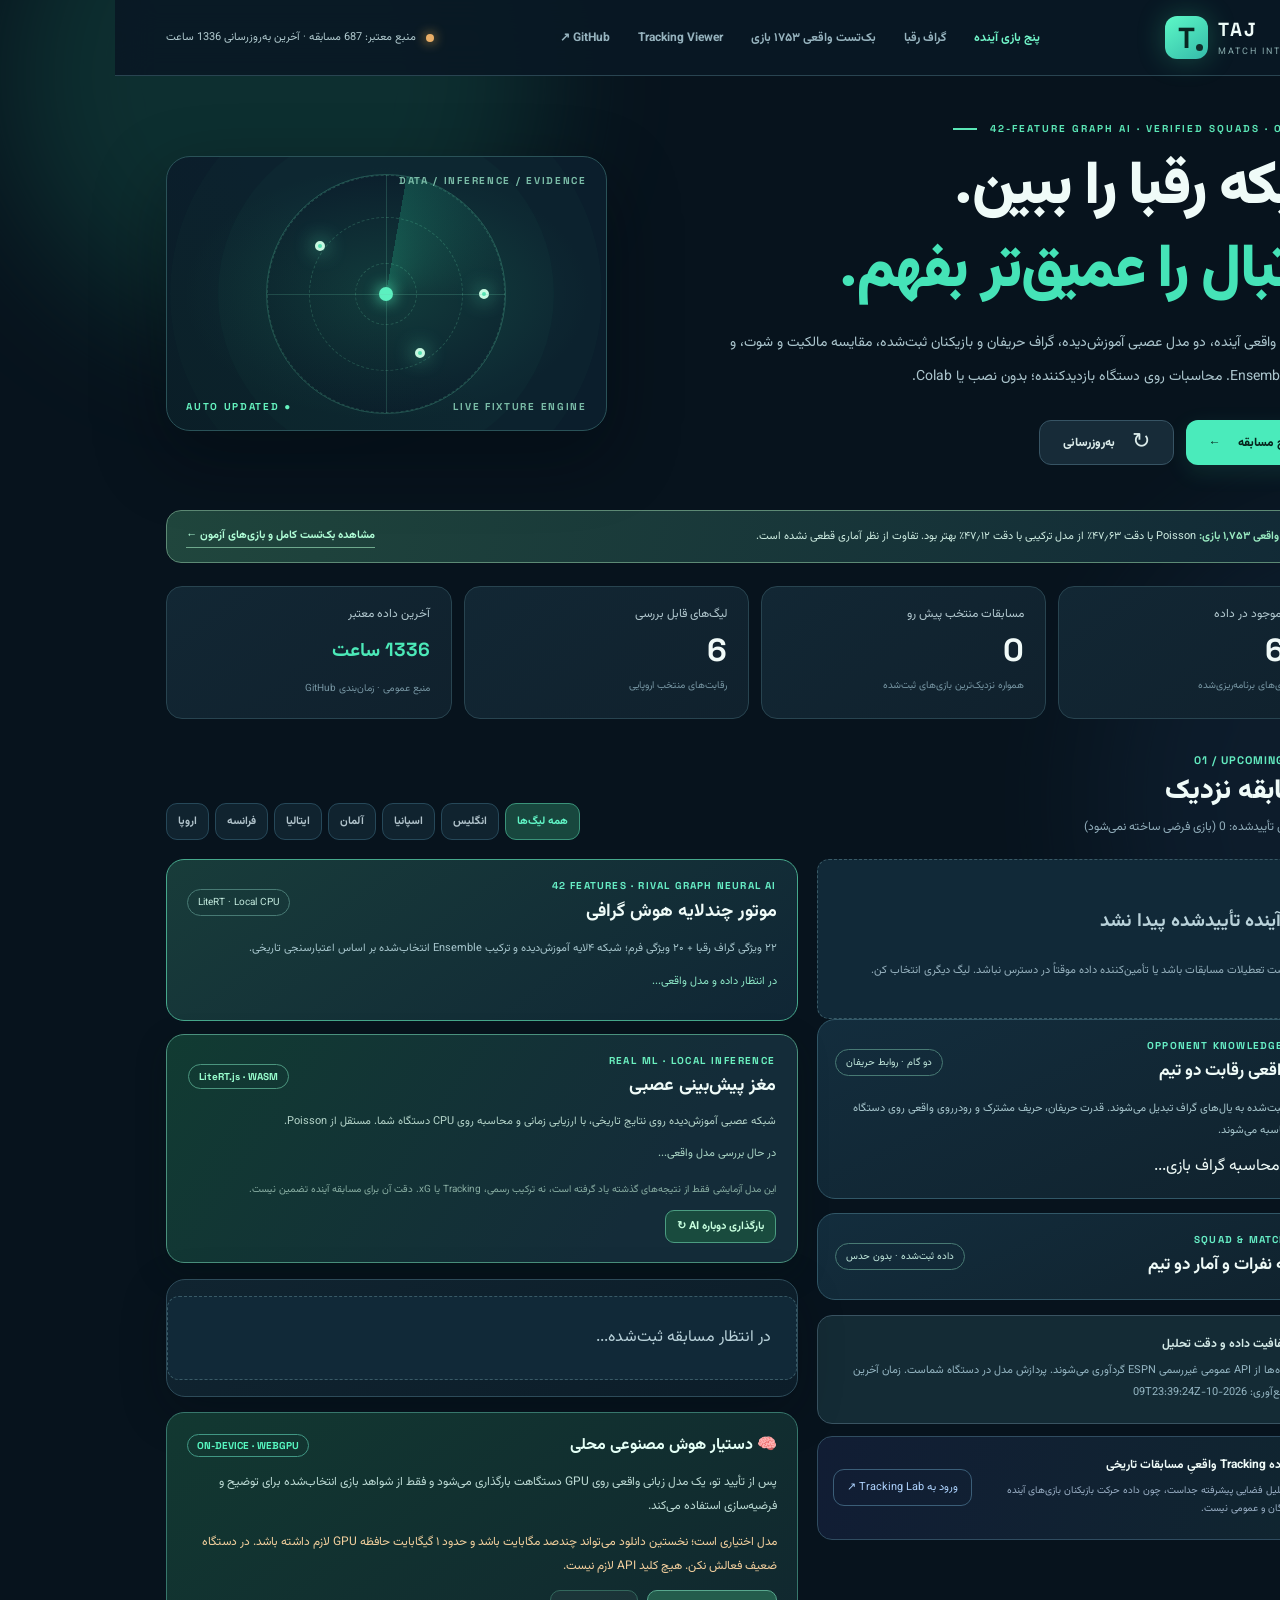
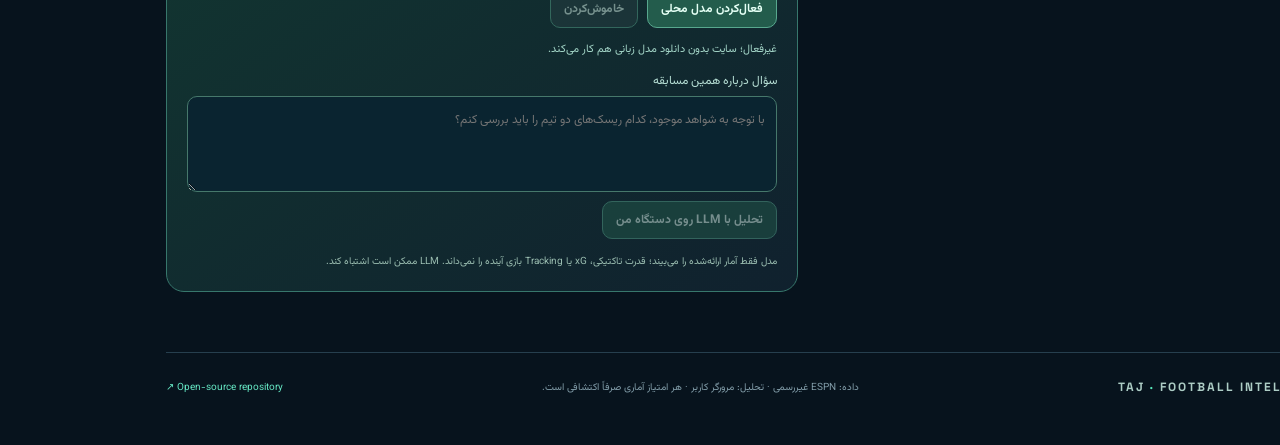
<file: docs/v1/index.html>
<!DOCTYPE html>
<html lang="fa" dir="rtl">
<head>
<meta charset="utf-8">
<meta name="viewport" content="width=device-width,initial-scale=1">
<meta name="theme-color" content="#07131e">
<meta name="description" content="TAJ Match Intelligence — پنج مسابقه آینده فوتبال، فرم اخیر تیم‌ها و تحلیل آماری در مرورگر، بدون نصب و بدون API key.">
<title>TAJ | Football Match Intelligence</title>
<link rel="preconnect" href="https://fonts.googleapis.com">
<link rel="preconnect" href="https://fonts.gstatic.com" crossorigin>
<link rel="stylesheet" href="./ui.css">
</head>
<body>
<div class="ambient ambientOne" aria-hidden="true"></div><div class="ambient ambientTwo" aria-hidden="true"></div>
<header class="topbar">
  <a class="brand" href="./" aria-label="TAJ home">
    <span class="brandMark">T<span class="brandDot"></span></span>
    <span><b>TAJ</b><small>MATCH INTELLIGENCE</small></span>
  </a>
  <nav class="navLinks" aria-label="Main navigation">
    <a class="navCurrent" href="./">پنج بازی آینده</a>
    <a href="#graphExplorerPanel">گراف رقبا</a>
    <a href="./backtest.html">بک‌تست واقعی ۱۷۵۳ بازی</a>
    <a href="./viewer.html">Tracking Viewer</a>
    <a href="https://github.com/prestigegitserp/Taj_soccer_recommender" target="_blank" rel="noopener noreferrer">GitHub <span aria-hidden="true">↗</span></a>
  </nav>
  <div class="topStatus"><i id="statusPoint" class="statusPoint warn"></i><span id="statusLabel">در حال دریافت نتایج معتبر...</span></div>
</header>
<main class="container">
  <section class="hero">
    <div class="heroCopy">
      <div class="eyebrow"><span class="eyebrowLine"></span> 42-FEATURE GRAPH AI · VERIFIED SQUADS · ON-DEVICE</div>
      <h1>شبکه رقبا را ببین.<br><em>فوتبال را عمیق‌تر بفهم.</em></h1>
      <p class="lead">پنج مسابقه واقعی آینده، دو مدل عصبی آموزش‌دیده، گراف حریفان و بازیکنان ثبت‌شده، مقایسه مالکیت و شوت، و پیش‌بینی Ensemble. محاسبات روی دستگاه بازدیدکننده؛ بدون نصب یا Colab.</p>
      <div class="heroActions">
        <a href="#fixtures" class="primaryAction">دیدن پنج مسابقه <span>←</span></a>
        <button id="refresh" class="secondaryAction" type="button"><span class="refreshGlyph">↻</span> به‌روزرسانی</button>
      </div>
    </div>
    <div class="heroDisplay" aria-hidden="true">
      <div class="radar"><div class="radarRing one"></div><div class="radarRing two"></div><div class="radarRing three"></div><div class="radarBeam"></div><div class="radarCenter"></div>
        <div class="radarPing p1"></div><div class="radarPing p2"></div><div class="radarPing p3"></div>
      </div>
      <div class="heroDisplayTop">DATA / INFERENCE / EVIDENCE</div>
      <div class="heroDisplayBottom"><span>LIVE FIXTURE ENGINE</span><span class="signal">● AUTO UPDATED</span></div>
    </div>
  </section>

  <div class="researchRibbon" role="note">
    <div><strong>🔬 آزمون واقعی ۱٬۷۵۳ بازی:</strong> Poisson با دقت ۴۷٫۶۳٪ از مدل ترکیبی با دقت ۴۷٫۱۲٪ بهتر بود. تفاوت از نظر آماری قطعی نشده است.</div>
    <a href="./backtest.html">مشاهده بک‌تست کامل و بازی‌های آزمون ←</a>
  </div>
  <section class="metrics" aria-label="Dataset status">
    <div class="metric"><span>بازی‌های موجود در داده</span><strong id="allCount">—</strong><small>نتایج و بازی‌های برنامه‌ریزی‌شده</small></div>
    <div class="metric"><span>مسابقات منتخب پیش رو</span><strong id="fixtureCount">—</strong><small>همواره نزدیک‌ترین بازی‌های ثبت‌شده</small></div>
    <div class="metric"><span>لیگ‌های قابل بررسی</span><strong id="leagueCount">۶</strong><small>رقابت‌های منتخب اروپایی</small></div>
    <div class="metric"><span>آخرین داده معتبر</span><strong id="age" class="metricAge">در حال دریافت</strong><small>منبع عمومی · زمان‌بندی GitHub</small></div>
  </section>

  <div id="liveTicker" class="liveTicker" hidden></div>

  <section class="dashboard" id="fixtures">
    <div class="sectionHead">
      <div><div class="sectionOverline">01 / UPCOMING MATCHES</div><h2>۵ مسابقه نزدیک</h2><p id="fixtureSubtitle">انتخاب خودکار نزدیک‌ترین بازی‌ها بر اساس برنامه ثبت‌شده</p></div>
      <div class="filterRow" id="leagueTabs" role="group" aria-label="League">
        <button type="button" class="current" data-league="all">همه لیگ‌ها</button>
        <button type="button" data-league="eng.1">انگلیس</button>
        <button type="button" data-league="esp.1">اسپانیا</button>
        <button type="button" data-league="ger.1">آلمان</button>
        <button type="button" data-league="ita.1">ایتالیا</button>
        <button type="button" data-league="fra.1">فرانسه</button>
        <button type="button" data-league="uefa.champions">اروپا</button>
      </div>
    </div>
    <div class="workspace">
      <div class="fixturesColumn">
        <div class="matchGrid" id="matches" aria-live="polite">
          <div class="loadingCard"><div class="loadingLine"></div><div class="loadingLine short"></div><div class="loadingLine"></div></div>
          <div class="loadingCard"><div class="loadingLine"></div><div class="loadingLine short"></div><div class="loadingLine"></div></div>
        </div>
        <section class="graphExplorerPanel" id="graphExplorerPanel">
          <div class="graphPanelTitle">
            <div><span class="graphEyebrow">OPPONENT KNOWLEDGE GRAPH</span><h3>گراف واقعی رقابت دو تیم</h3></div>
            <span class="graphTag">دو گام · روابط حریفان</span>
          </div>
          <p class="graphIntro">مسابقات ثبت‌شده به یال‌های گراف تبدیل می‌شوند. قدرت حریفان، حریف مشترک و رودرروی واقعی روی دستگاه خودت محاسبه می‌شوند.</p>
          <div id="knowledgeGraph" class="graphContent">در حال محاسبه گراف بازی...</div>
        </section>
        <section class="graphExplorerPanel" id="squadExplorerPanel">
          <div class="graphPanelTitle">
            <div><span class="graphEyebrow">SQUAD & MATCH STATS</span><h3>مقایسه نفرات و آمار دو تیم</h3></div>
            <span class="graphTag">داده ثبت‌شده · بدون حدس</span>
          </div>
          <div id="teamKnowledge" class="graphContent"></div>
        </section>
        <div class="sourceDisclosure">
          <span class="disclosureIcon">ⓘ</span>
          <div><strong>شفافیت داده و دقت تحلیل</strong><p id="dataDisclosure">این محصول داده‌های واقعی بازی را از منبع عمومی دریافت می‌کند. مدل‌های سبک در مرورگر اجرا می‌شوند. Tracking برای پنج بازی آینده در دسترس نیست؛ بنابراین ادعای Heatmap واقعی یا تاکتیک قطعی نداریم.</p></div>
        </div>
        <div class="researchLink">
          <span class="researchIcon">◉</span>
          <div><b>داده Tracking واقعیِ مسابقات تاریخی</b><p>تحلیل فضایی پیشرفته جداست، چون داده حرکت بازیکنان بازی‌های آینده رایگان و عمومی نیست.</p></div>
          <a href="./viewer.html">ورود به Tracking Lab ↗</a>
        </div>
      </div>
      <aside class="insightsColumn" aria-label="Match intelligence">
        <section class="graphNeuralPanel" id="graphNeuralPanel">
          <div class="graphNeuralHeader">
            <div><span class="graphEyebrow">42 FEATURES · RIVAL GRAPH NEURAL AI</span><h3>موتور چندلایه هوش گرافی</h3></div>
            <span class="graphTag">LiteRT · Local CPU</span>
          </div>
          <p class="graphIntro">۲۲ ویژگی گراف رقبا + ۲۰ ویژگی فرم؛ شبکه ۴لایه آموزش‌دیده و ترکیب Ensemble انتخاب‌شده بر اساس اعتبارسنجی تاریخی.</p>
          <p id="graphStatus" class="graphStatus">در انتظار داده و مدل واقعی...</p>
          <div id="graphModelResults"></div>
        </section>
        <section class="neuralPanel" id="neuralPrediction" aria-label="LiteRT neural match forecasts">
          <div class="neuralHeading">
            <div><span class="neuralKicker">REAL ML · LOCAL INFERENCE</span><h3>مغز پیش‌بینی عصبی</h3></div>
            <span class="neuralBadge">LiteRT.js · WASM</span>
          </div>
          <p class="neuralDescription">شبکه عصبی آموزش‌دیده روی نتایج تاریخی، با ارزیابی زمانی و محاسبه روی CPU دستگاه شما. مستقل از Poisson.</p>
          <div id="neuralStatus" class="neuralStatus" role="status">در حال بررسی مدل واقعی...</div>
          <div id="neuralResults" class="neuralResults"></div>
          <div class="neuralFineprint">این مدل آزمایشی فقط از نتیجه‌های گذشته یاد گرفته است، نه ترکیب رسمی، Tracking یا xG. دقت آن برای مسابقه آینده تضمین نیست.</div>
          <button id="neuralRetry" class="neuralRetry" type="button">بارگذاری دوباره AI ↻</button>
        </section>
        <div class="analysisPanel" id="intelligence">
          <div class="loadingPanel"><div class="loadingLine"></div><div class="loadingLine short"></div><div class="loadingLine"></div><p>در حال آماده‌کردن تحلیل مسابقه...</p></div>
        </div>
        <section class="localAiPanel" id="aiPanel" aria-label="In-browser LLM">
          <div class="aiHead"><strong>🧠 دستیار هوش مصنوعی محلی</strong><span class="aiBadge">ON-DEVICE · WEBGPU</span></div>
          <p>پس از تأیید تو، یک مدل زبانی واقعی روی GPU دستگاهت بارگذاری می‌شود و فقط از شواهد بازی انتخاب‌شده برای توضیح و فرضیه‌سازی استفاده می‌کند.</p>
          <p class="aiWarning">مدل اختیاری است؛ نخستین دانلود می‌تواند چندصد مگابایت باشد و حدود ۱ گیگابایت حافظه GPU لازم داشته باشد. در دستگاه ضعیف فعالش نکن. هیچ کلید API لازم نیست.</p>
          <div class="aiActions"><button id="aiStart" type="button">فعال‌کردن مدل محلی</button><button id="aiStop" type="button" disabled>خاموش‌کردن</button></div>
          <div id="aiStatus" role="status" class="aiStatus">غیرفعال؛ سایت بدون دانلود مدل زبانی هم کار می‌کند.</div>
          <progress id="aiProgress" max="100" value="0" hidden></progress>
          <label for="aiQuestion" class="aiQuestionLabel">سؤال درباره همین مسابقه</label>
          <textarea id="aiQuestion" disabled rows="3" maxlength="420" placeholder="با توجه به شواهد موجود، کدام ریسک‌های دو تیم را باید بررسی کنم؟"></textarea>
          <button id="aiAsk" type="button" disabled>تحلیل با LLM روی دستگاه من</button>
          <div id="aiAnswer" class="aiAnswer" aria-live="polite"></div>
          <small class="aiFootnote">مدل فقط آمار ارائه‌شده را می‌بیند؛ قدرت تاکتیکی، xG یا Tracking بازی آینده را نمی‌داند. LLM ممکن است اشتباه کند.</small>
        </section>
      </aside>
    </div>
  </section>
  <footer><div class="footerBrand">TAJ <span>·</span> FOOTBALL INTELLIGENCE</div>
    <div>داده: ESPN غیررسمی · تحلیل: مرورگر کاربر · هر امتیاز آماری صرفاً اکتشافی است.</div>
    <a href="https://github.com/prestigegitserp/Taj_soccer_recommender" target="_blank" rel="noopener noreferrer">Open-source repository ↗</a>
  </footer>
</main>
<script type="module" src="./app.mjs"></script>
<script type="module" src="./neural-ui.mjs"></script>
<script type="module" src="./graph-ui.mjs"></script>
<script type="module">
  import {mountLocalAI} from "./local-ai-ui.mjs";
  import {flatten,nextFive,analyze} from "./app.mjs";
  import {graphNeighbors} from "./graph-features.mjs";
  mountLocalAI(async () => {
    const response=await fetch("./data/feed.json",{cache:"no-store"});
    if(!response.ok)return null;
    const feed=await response.json();
    const league=document.querySelector("#leagueTabs button.current")?.dataset.league||"all";
    const matches=nextFive(flatten(feed),league);
    const buttons=[...document.querySelectorAll("#matches .matchCard")];
    const index=buttons.indexOf(document.querySelector("#matches .matchCard.active"));
    const game=matches[index];
    if(!game)return null;
    const all=flatten(feed);
    const result=analyze(game,all);
    const graph=graphNeighbors(game,all);
    let evidence=null;
    try{
      const response=await fetch("./data/match-knowledge.json",{cache:"force-cache"});
      if(response.ok){
        const source=await response.json();
        evidence=source.matches?.[game.league+":"+game.id]||null;
      }
    }catch{}
    const relevantSquad=team=>{
      const value=evidence?.teams?.[team.id];
      if(!value)return null;
      const byPosition={};
      for(const p of value.roster||[]){
        const pos=p.position||"unknown";
        if(!byPosition[pos])byPosition[pos]=[];
        if(byPosition[pos].length<6)byPosition[pos].push(p.name);
      }
      return {
        source:"ESPN registered squad, not starting XI",
        byPosition,playersListed:(value.roster||[]).length,
        recentBoxscore:value.recent_boxscore||{},
        matchesChecked:value.games_checked||0
      };
    };
    return {
      game:{home:game.home.name,away:game.away.name,
        date:game.kickoff,competition:game.league,
        homeRecent:result.home?.matches,awayRecent:result.away?.matches},
      analysis:{modelForecast:result.forecast,
        homeScored:result.home?.scored,homeConceded:result.home?.conceded,
        awayScored:result.away?.scored,awayConceded:result.away?.conceded,
        leagueSampleSize:result.leagueN},
      knowledgeGraph:graph?{
        elo:{home:graph.ratings.home,away:graph.ratings.away},
        commonOpponents:graph.common,
        directMeetings:graph.direct,
        homeRecentOpponents:graph.neighbors[game.home.id]?.slice(0,4),
        awayRecentOpponents:graph.neighbors[game.away.id]?.slice(0,4)
      }:null,
      squadEvidence:{home:relevantSquad(game.home),away:relevantSquad(game.away)},
      source:{provider:"ESPN public scoreboard / roster / boxscore",
        lastRefresh:feed.generated_at,
        note:"Registered squad is NOT confirmed starting XI; graph Elo is a derived scoreline feature, not official club power; no xG or future tracking."}
    };
  });
</script>
</body>
</html>
</file>
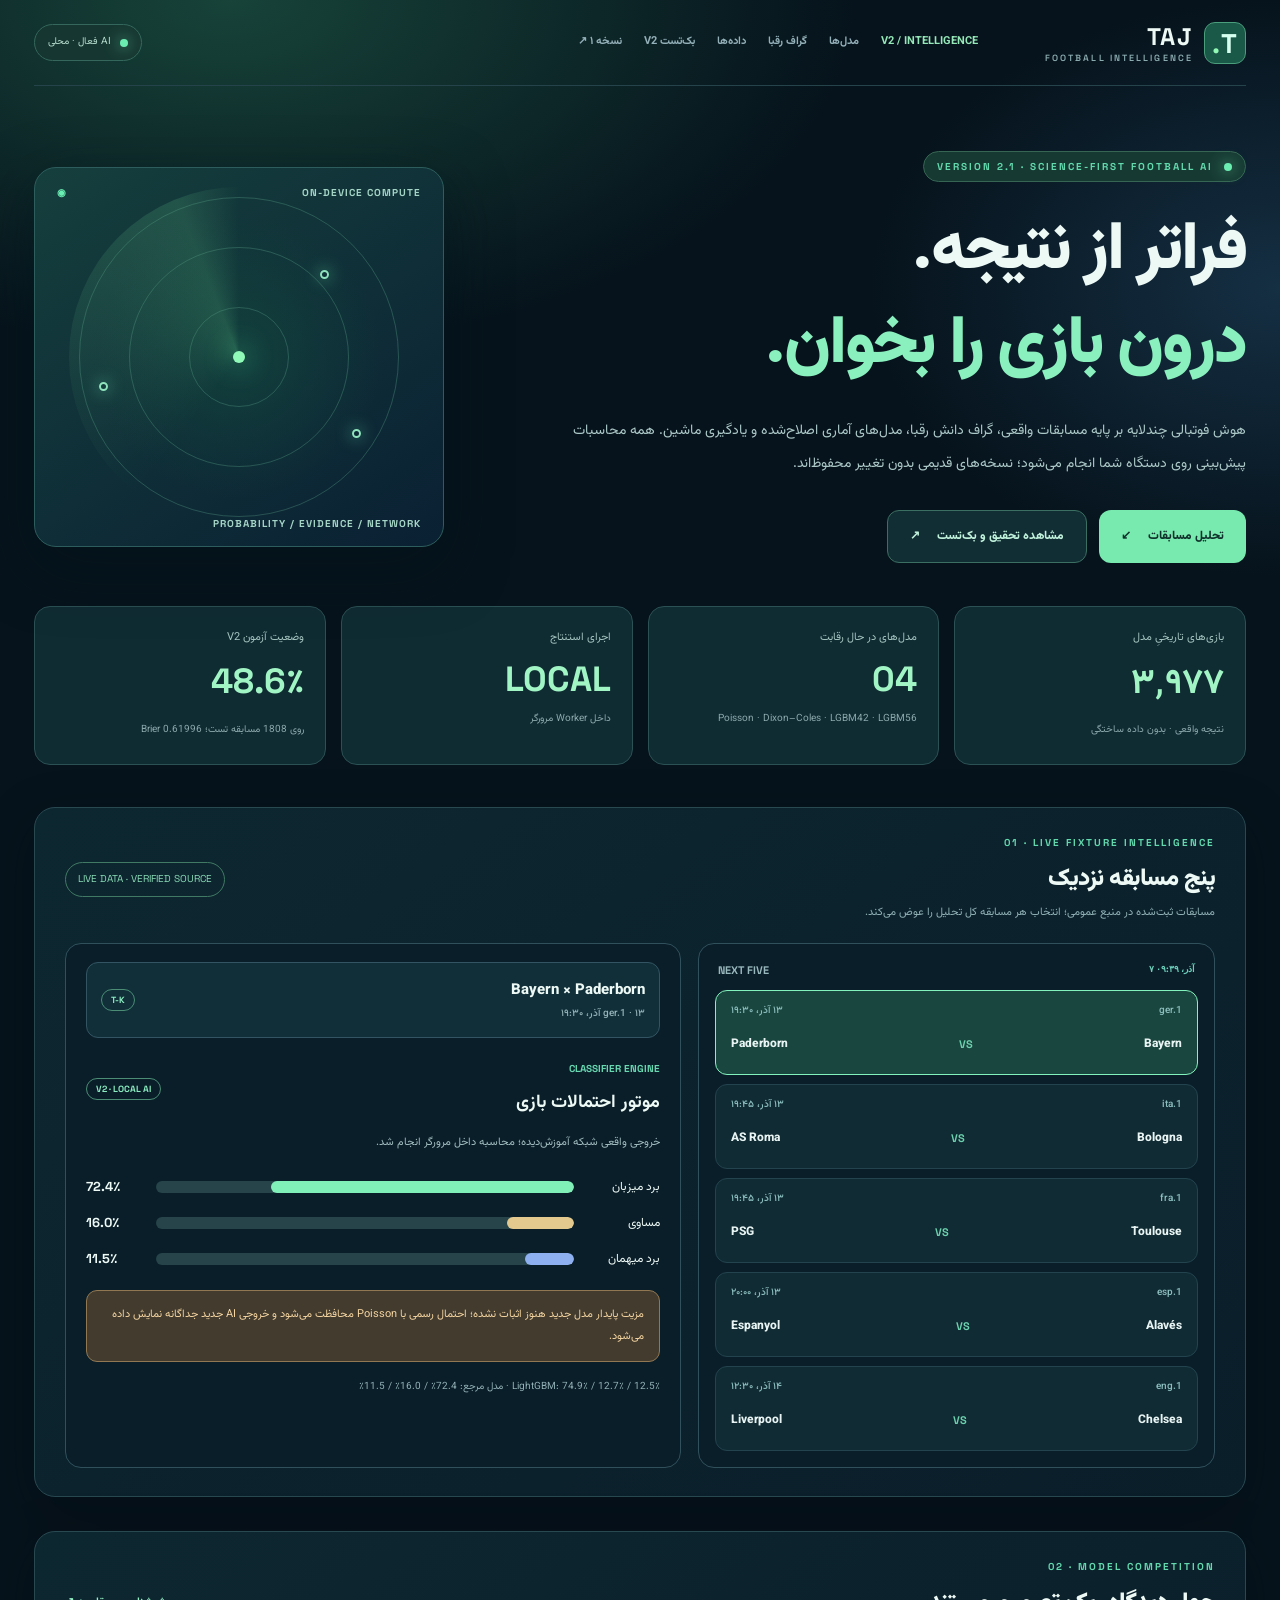
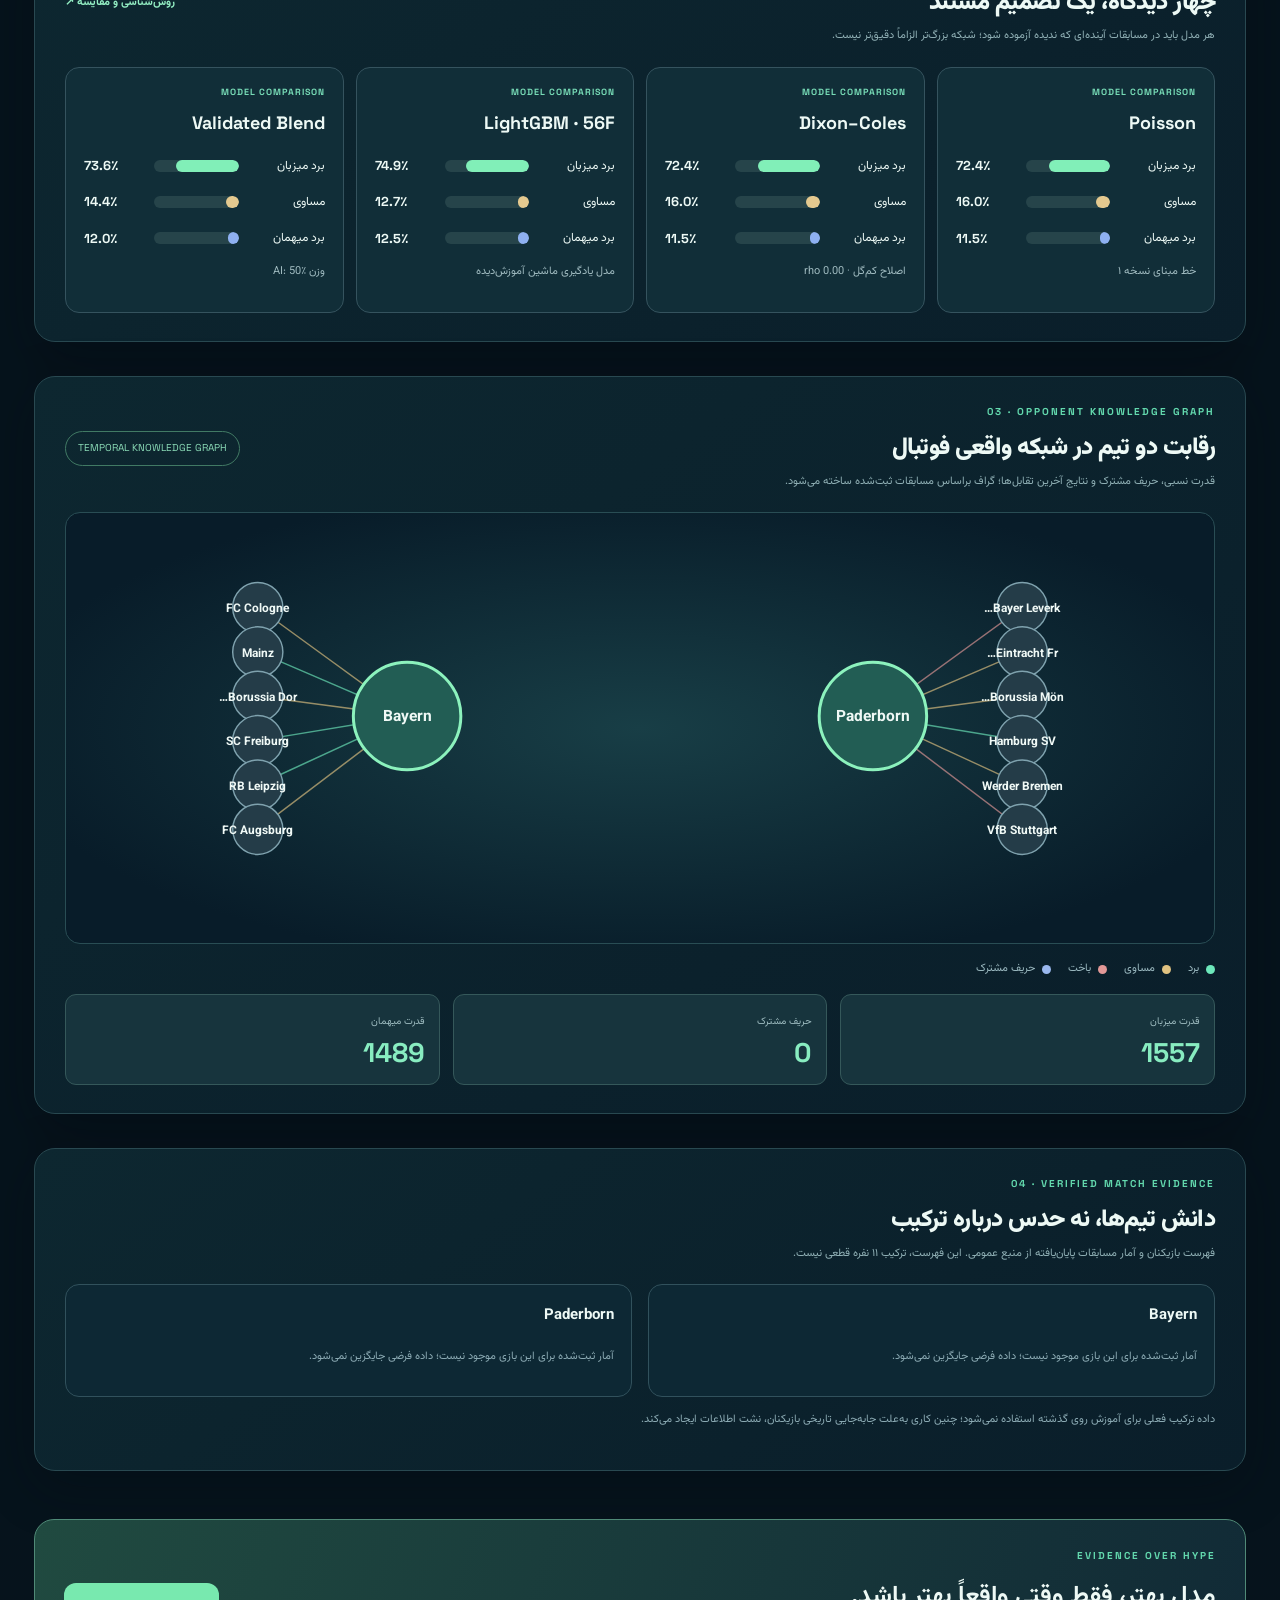
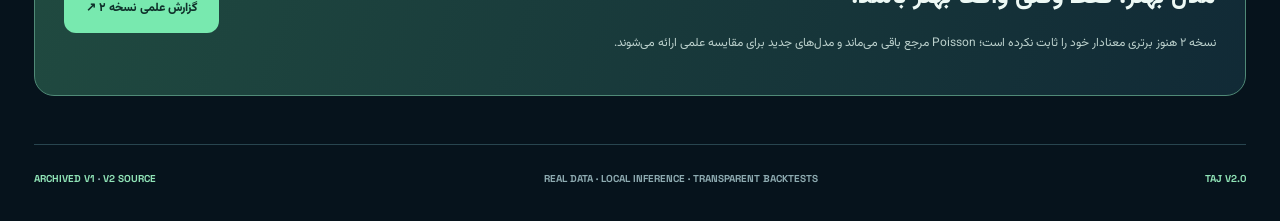
<file: docs/v2/index.html>
<!doctype html>
<html lang="fa" dir="rtl">
<head>
<meta charset="utf-8"><meta name="viewport" content="width=device-width,initial-scale=1">
<meta name="theme-color" content="#06141c">
<meta name="description" content="TAJ V2: advanced football match intelligence with LightGBM, Dixon-Coles, opponent knowledge graph, scientific backtesting and browser-local AI.">
<title>TAJ V2 | Intelligence OS</title>
<link rel="stylesheet" href="./style.css">
<link rel="preconnect" href="https://fonts.googleapis.com">
<link rel="preconnect" href="https://fonts.gstatic.com" crossorigin>
<link href="https://fonts.googleapis.com/css2?family=Vazirmatn:wght@400;500;600;700;800;900&family=Space+Grotesk:wght@400;500;600;700&display=swap" rel="stylesheet">
</head>
<body>
<div class="backlight"></div>
<div class="page">
<header class="bar">
 <a href="./" class="brand"><span class="mark">T<span>.</span></span><span>TAJ <small>FOOTBALL INTELLIGENCE</small></span></a>
 <nav><a class="active" href="./">V2 / INTELLIGENCE</a><a href="#models">مدل‌ها</a><a href="#graph">گراف رقبا</a><a href="#evidence">داده‌ها</a><a href="./research.html">بک‌تست V2</a><a href="../v1/">نسخه ۱ ↗</a></nav>
 <div class="chip connectivity"><span class="circle"></span><span id="status">در حال آماده‌سازی</span></div>
</header>
<main>
<section class="masthead">
 <div class="mastcopy">
   <div class="micro"><span class="pulse"></span> VERSION 2.1 · SCIENCE-FIRST FOOTBALL AI</div>
   <h1>فراتر از نتیجه.<br><em>درون بازی را بخوان.</em></h1>
   <p>هوش فوتبالی چندلایه بر پایه مسابقات واقعی، گراف دانش رقبا، مدل‌های آماری اصلاح‌شده و یادگیری ماشین. همه محاسبات پیش‌بینی روی دستگاه شما انجام می‌شود؛ نسخه‌های قدیمی بدون تغییر محفوظ‌اند.</p>
   <div class="heroActions"><a class="button primary" href="#next">تحلیل مسابقات <span>↙</span></a><a class="button secondary" href="./research.html">مشاهده تحقیق و بک‌تست <span>↗</span></a></div>
 </div>
 <div class="heroSignal" aria-hidden="true">
  <div class="radar"><div class="ring r1"></div><div class="ring r2"></div><div class="ring r3"></div><div class="sweep"></div><div class="node n1"></div><div class="node n2"></div><div class="node n3"></div><div class="centerDot"></div></div>
  <div class="radarTop">ON-DEVICE COMPUTE <span>◉</span></div>
  <div class="radarBottom">PROBABILITY / EVIDENCE / NETWORK</div>
 </div>
</section>
<div class="statsrow">
 <div class="stat"><small>بازی‌های تاریخیِ مدل</small><strong id="historyCount">—</strong><span>نتیجه واقعی · بدون داده ساختگی</span></div>
 <div class="stat"><small>مدل‌های در حال رقابت</small><strong>04</strong><span>Poisson · Dixon–Coles · LGBM42 · LGBM56</span></div>
 <div class="stat"><small>اجرای استنتاج</small><strong>LOCAL</strong><span>داخل Worker مرورگر</span></div>
 <div class="stat"><small>وضعیت آزمون V2</small><strong id="researchStatus">—</strong><span id="researchStatCaption">دقت باید ثابت شود، نه ادعا</span></div>
</div>
<section id="next" class="section liveSection">
 <div class="heading"><div><div class="overline">01 · LIVE FIXTURE INTELLIGENCE</div><h2>پنج مسابقه نزدیک</h2><p>مسابقات ثبت‌شده در منبع عمومی؛ انتخاب هر مسابقه کل تحلیل را عوض می‌کند.</p></div><span class="pill">LIVE DATA · VERIFIED SOURCE</span></div>
 <div class="gameLayout">
  <div class="schedule">
   <div class="scheduleHead">NEXT FIVE <span id="sourceTime">—</span></div>
   <div id="fixtures" class="fixtureList"><div class="loading">در حال بارگذاری مسابقات واقعی...</div></div>
  </div>
  <div class="predictions">
   <div id="matchHeader" class="matchHeader"><div class="loading">یک مسابقه را انتخاب کنید...</div></div>
   <div class="insightOverview">
    <div><small>CLASSIFIER ENGINE</small><h3>موتور احتمالات بازی</h3></div>
    <span class="versionCapsule">V2 · LOCAL AI</span>
   </div>
   <p class="detail" id="predictionNote">مدل در حال آماده‌سازی است.</p>
   <div class="outcomeBars" id="probabilities"></div>
   <div id="qualityMessage" class="interpretation">نتایج مدل تنها پس از تأیید محاسبات مرورگر نمایش داده می‌شوند.</div>
   <div class="disclosure" id="modelDisclosure"></div>
  </div>
 </div>
</section>
<section id="models" class="section">
 <div class="heading"><div><div class="overline">02 · MODEL COMPETITION</div><h2>چهار دیدگاه، یک تصمیم مستند</h2><p>هر مدل باید در مسابقات آینده‌ای که ندیده آزموده شود؛ شبکه بزرگ‌تر الزاماً دقیق‌تر نیست.</p></div><a href="./research.html" class="inlineLink">روش‌شناسی و مقایسه ↗</a></div>
 <div id="comparison" class="modelGrid">
  <article class="algo"><div class="algoTag">BASELINE / V1</div><h3>Poisson</h3><p>خط مبنای تخمین تعداد گل؛ معیار مرجع برای تمام مدل‌ها.</p></article>
  <article class="algo"><div class="algoTag">FOOTBALL STATISTICS</div><h3>Dixon–Coles</h3><p>اصلاح احتمال نتایج کم‌گل و تنظیم پارامتر بر اساس اعتبارسنجی.</p></article>
  <article class="algo"><div class="algoTag">GRADIENT BOOSTING</div><h3>LightGBM · 56F</h3><p>یادگیری غیرخطی از فرم زمان‌وزن‌دار، قدرت حریفان و سیگنال‌های رقابت.</p></article>
  <article class="algo"><div class="algoTag">RESEARCH ENSEMBLE</div><h3>Validated Blend</h3><p>ترکیب محافظه‌کار؛ فقط با شواهد آزمون زمانی جایگزین مدل اصلی می‌شود.</p></article>
 </div>
</section>
<section id="graph" class="section">
 <div class="heading"><div><div class="overline">03 · OPPONENT KNOWLEDGE GRAPH</div><h2>رقابت دو تیم در شبکه واقعی فوتبال</h2><p>قدرت نسبی، حریف مشترک و نتایج آخرین تقابل‌ها؛ گراف براساس مسابقات ثبت‌شده ساخته می‌شود.</p></div><span class="pill">TEMPORAL KNOWLEDGE GRAPH</span></div>
 <div class="graphDisplay">
  <div id="rivalGraph" class="graphSurface"><div class="loading">در حال ساخت گراف...</div></div>
  <div class="legend"><span><i class="won"></i> برد</span><span><i class="drawn"></i> مساوی</span><span><i class="lost"></i> باخت</span><span><i class="common"></i> حریف مشترک</span></div>
  <div id="graphMetrics" class="graphFacts"></div>
 </div>
</section>
<section id="evidence" class="section">
 <div class="heading"><div><div class="overline">04 · VERIFIED MATCH EVIDENCE</div><h2>دانش تیم‌ها، نه حدس درباره ترکیب</h2><p>فهرست بازیکنان و آمار مسابقات پایان‌یافته از منبع عمومی. این فهرست، ترکیب ۱۱ نفره قطعی نیست.</p></div></div>
 <div id="squads" class="squadComparison"></div>
 <p class="footnote">داده ترکیب فعلی برای آموزش روی گذشته استفاده نمی‌شود؛ چنین کاری به‌علت جابه‌جایی تاریخی بازیکنان، نشت اطلاعات ایجاد می‌کند.</p>
</section>
<section class="conclusionBand"><div><div class="overline">EVIDENCE OVER HYPE</div><h2>مدل بهتر، فقط وقتی واقعاً بهتر باشد.</h2><p id="promotionStatement">مدل جدید پیش از ارتقا با Poisson روی آزمون‌های مستقل مقایسه می‌شود. تصمیم خودکار مبتنی بر معیارهای قابل حسابرسی است.</p></div><a href="./research.html" class="button primary">گزارش علمی نسخه ۲ ↗</a></section>
</main>
<footer><a href="./">TAJ V2.0</a><div>REAL DATA · LOCAL INFERENCE · TRANSPARENT BACKTESTS</div><div><a href="../v1/">ARCHIVED V1</a> · <a href="https://github.com/prestigegitserp/Taj_soccer_recommender/tree/main/versions/v2">V2 SOURCE</a></div></footer>
</div>
<script type="module" src="./app.mjs"></script>
</body></html>
</file>
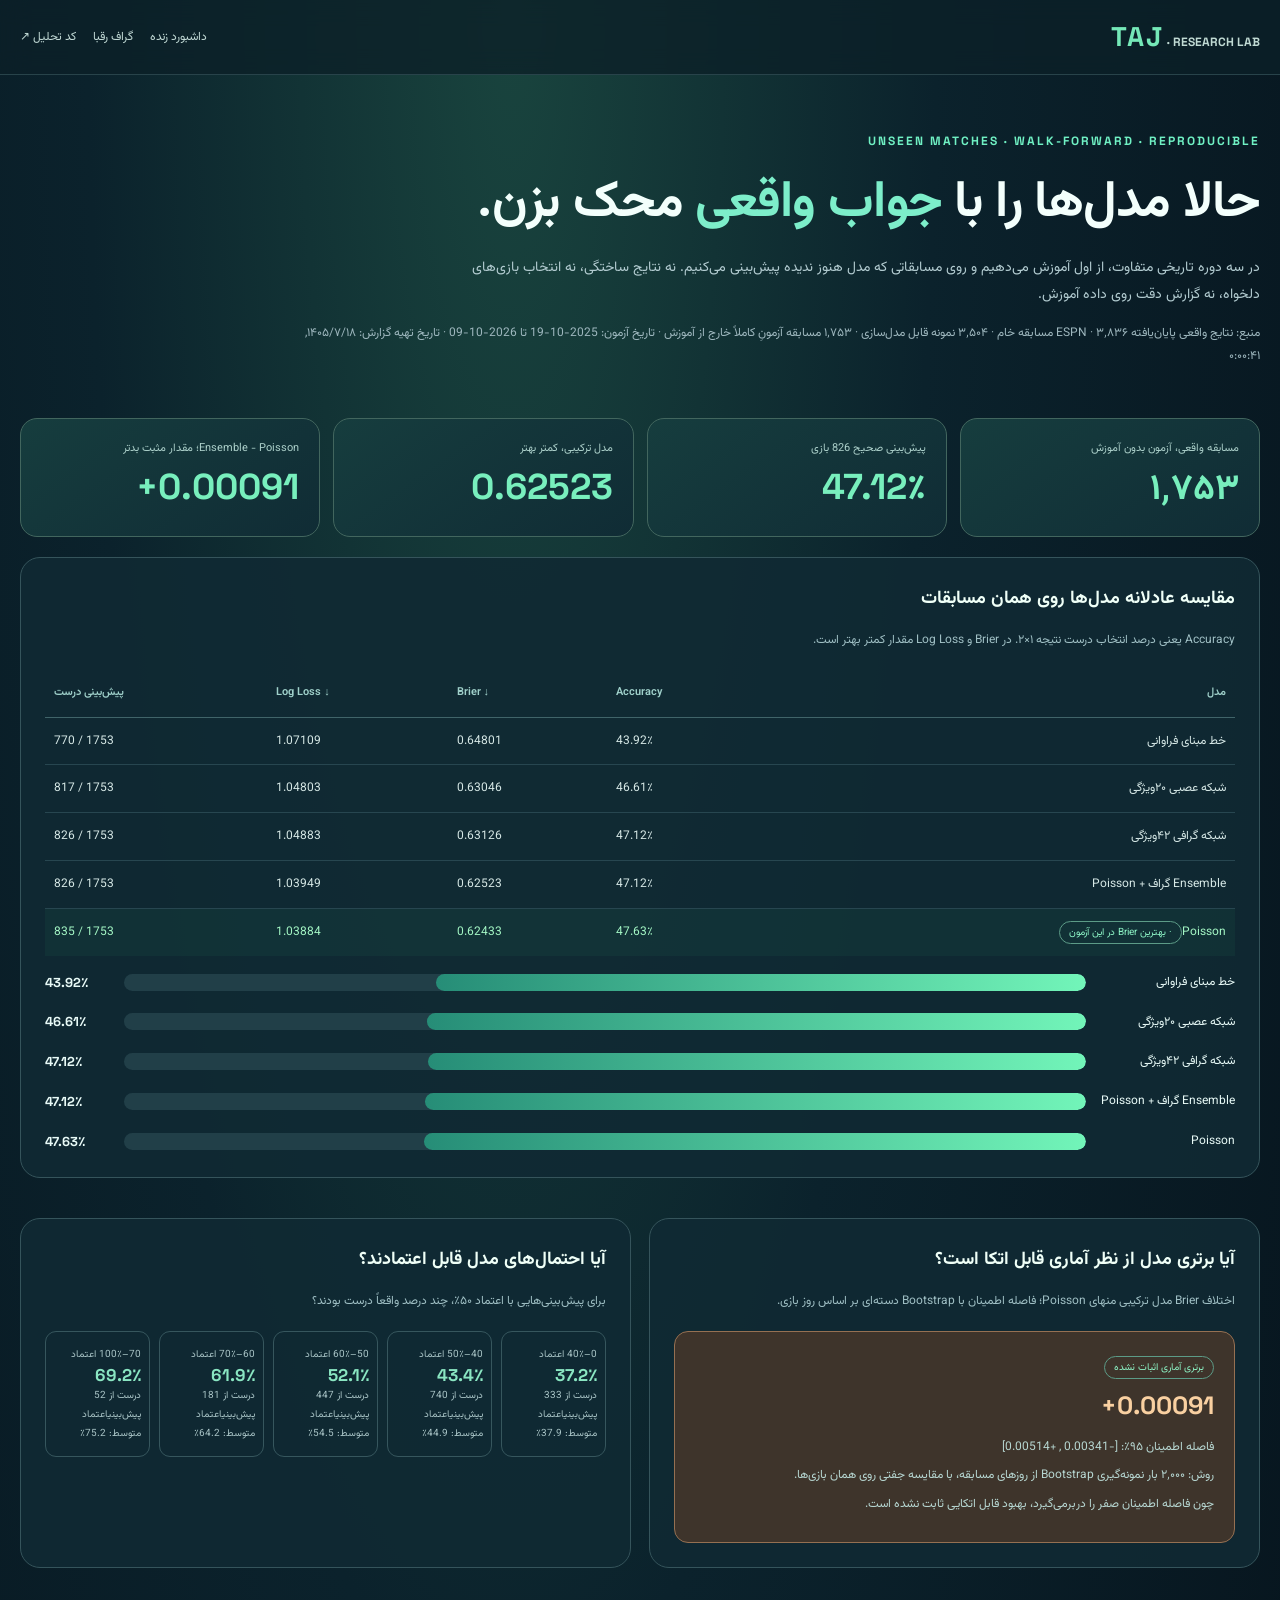
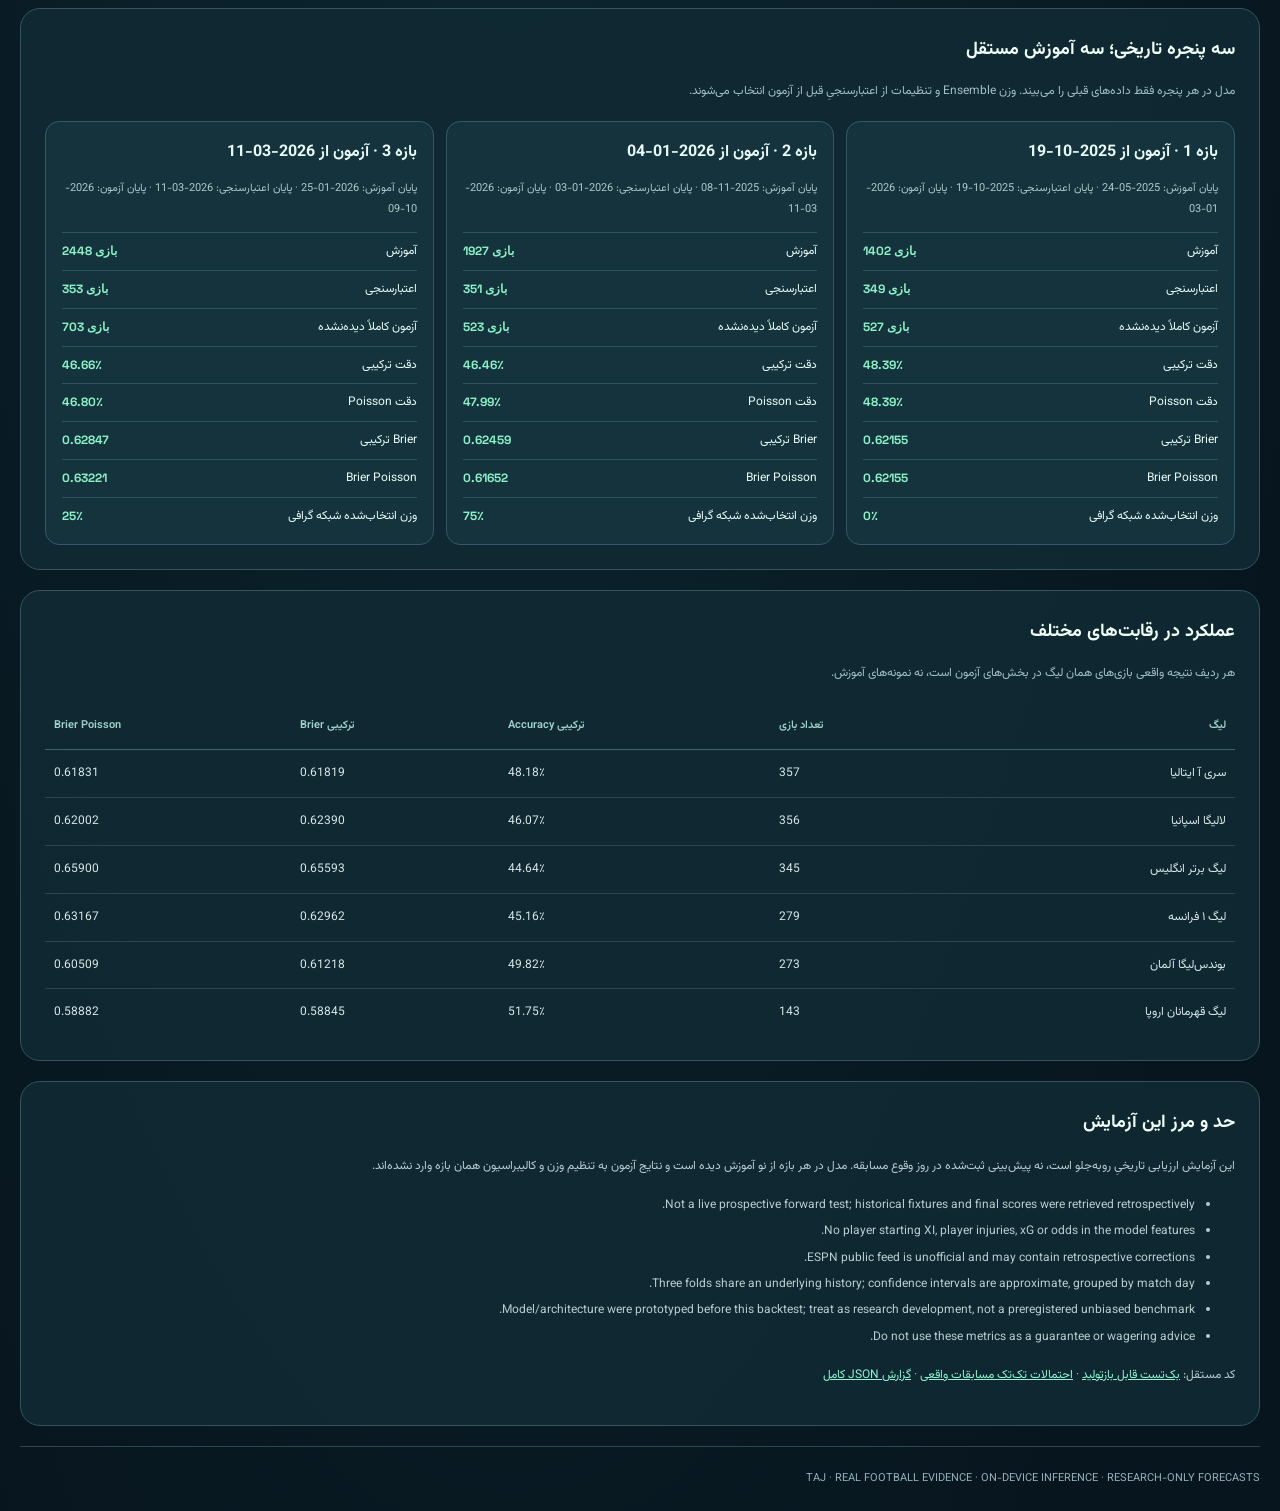
<file: docs/backtest.html>
<!doctype html>
<html lang="fa" dir="rtl">
<head>
  <meta charset="utf-8">
  <meta name="viewport" content="width=device-width,initial-scale=1">
  <meta name="theme-color" content="#071b22">
  <title>TAJ Research Lab — آزمون واقعی پیش‌بینی‌ها</title>
  <meta name="description" content="Transparent 3-fold out-of-sample football backtest, all results from actual ESPN finished games, paired Brier confidence and audited model performance.">
  <link rel="preconnect" href="https://fonts.googleapis.com">
  <link rel="preconnect" href="https://fonts.gstatic.com" crossorigin>
  <link href="https://fonts.googleapis.com/css2?family=Vazirmatn:wght@400;500;600;700;800&family=Space+Grotesk:wght@500;700&display=swap" rel="stylesheet">
  <style>
    *{box-sizing:border-box}
    :root{color-scheme:dark;font-family:Vazirmatn,Tahoma,sans-serif;background:#091b23;color:#e8faf7}
    body{margin:0;line-height:1.9;background:radial-gradient(ellipse at 40% 0%,#19443e 0%,#0b222c 39%,#07151e 85%);min-height:100vh}
    a{color:#8cf7d2}
    .container{width:min(1240px,calc(100% - 36px));margin:0 auto}
    header{border-bottom:1px solid #28434a;background:#0c2028c9;backdrop-filter:blur(12px)}
    .topbar{min-height:74px;display:flex;align-items:center;justify-content:space-between;gap:18px}
    .logo{font-family:"Space Grotesk",sans-serif;font-size:27px;letter-spacing:2px;color:#75e8b8;font-weight:700;text-decoration:none}
    .links{display:flex;gap:17px;font-size:12px;flex-wrap:wrap}
    .links a{text-decoration:none;color:#c1d9d5}.links a:hover{color:#8ef5c9}
    .hero{padding:55px 0 30px;max-width:960px}
    .eyebrow{font-family:"Space Grotesk",sans-serif;color:#70f1c4;font-weight:700;letter-spacing:2px;font-size:12px}
    h1{font-size:clamp(28px,4vw,51px);line-height:1.48;margin:13px 0;color:#f3fffc;letter-spacing:-.7px}
    h1 em{font-style:normal;color:#7deeca}
    .intro{color:#b2cbd0;font-size:14px;max-width:820px}
    .info{font-size:12px;color:#9eb7be;margin-top:12px}
    #error{color:#f7b9a6}
    .section{border:1px solid #35545b;background:#102a33e6;border-radius:20px;padding:24px;margin:20px 0;overflow:hidden}
    .section h2{font-size:18px;margin:0 0 13px;color:#effff7}
    .subtitle{color:#9fbfc4;font-size:12px;margin:0 0 18px}
    .metrics{display:grid;grid-template-columns:repeat(4,minmax(0,1fr));gap:13px;margin:20px 0}
    .metric{background:linear-gradient(145deg,#163d3e,#102c35);border:1px solid #42665e;border-radius:17px;padding:20px;min-width:0}
    .metric small{color:#acd0ca;font-size:11px;display:block}.metric strong{font-family:"Space Grotesk",Vazirmatn,sans-serif;font-size:clamp(23px,3vw,36px);line-height:1.55;display:block;direction:ltr;text-align:right;color:#78efbd;white-space:nowrap}
    .metric span{font-size:10px;color:#9bb7b7}
    .tablewrap{width:100%;overflow-x:auto}
    table{width:100%;border-collapse:collapse;min-width:700px;text-align:right;font-size:12px}
    th{text-align:right;color:#9fd0ca;font-weight:600;font-size:11px;border-bottom:1px solid #406469;padding:13px 9px}
    td{border-bottom:1px solid #274650;padding:12px 9px;color:#d6e8e6}
    tr:last-child td{border:0}
    td.ltr,th.ltr{direction:ltr;text-align:left;font-variant-numeric:tabular-nums}
    tr.winner td{background:#1a514638;color:#a4f7c5}
    .tag{display:inline-block;border-radius:30px;border:1px solid #5c9b87;color:#8df5c6;padding:1px 9px;font-size:10px}
    .bars{display:grid;gap:17px;margin-top:15px}
    .barrow{display:grid;grid-template-columns:135px minmax(0,1fr) 65px;gap:14px;align-items:center;font-size:12px}
    .track{height:17px;border-radius:15px;background:#213f48;overflow:hidden}
    .fill{height:100%;border-radius:15px;background:linear-gradient(90deg,#268d77,#72f5b9)}
    .barrow strong{font:700 13px "Space Grotesk",sans-serif;direction:ltr;text-align:left}
    .two{display:grid;grid-template-columns:1fr 1fr;gap:18px}
    .ci{border:1px solid #426d67;background:#173d3d;padding:20px;border-radius:14px}
    .ci strong{font-family:"Space Grotesk",sans-serif;font-size:25px;display:block;color:#a3f2c2;direction:ltr;text-align:right}
    .ci p{font-size:12px;color:#b6d6d1;margin:6px 0}
    .ci.warning{border-color:#957052;background:#3e342b}
    .ci.warning strong{color:#f9d0a1}
    .ci.ok{border-color:#58b28d}
    .calibration{display:grid;grid-template-columns:repeat(5,minmax(0,1fr));gap:9px;margin-top:12px}
    .calItem{border:1px solid #36565d;padding:13px 8px;border-radius:11px;font-size:10px;min-width:0}
    .calItem b{font:700 17px "Space Grotesk",sans-serif;display:block;color:#8ae6c2;direction:ltr;text-align:right}
    .calItem span{color:#a9c4c6}
    .cards{display:grid;grid-template-columns:repeat(3,1fr);gap:12px}
    .fold{background:#14333c;border:1px solid #335965;border-radius:14px;padding:16px}
    .fold h3{font-size:16px;margin:0 0 10px}.fold p{font-size:11px;color:#aec8ca}
    .fold .datum{display:flex;align-items:center;justify-content:space-between;gap:10px;border-top:1px solid #31545b;padding-top:7px;margin-top:7px;font-size:12px}
    .fold .datum strong{direction:ltr;font-family:"Space Grotesk";color:#8cf2c7}
    .note{font-size:12px;line-height:2.2;color:#b7ccce}
    footer{margin:35px 0;padding:22px 0;font-size:11px;color:#94b1b9;border-top:1px solid #2b4850}
    .pulse{animation:pulse 1.5s infinite alternate}@keyframes pulse{to{opacity:.4}}
    @media(max-width:850px){.metrics{grid-template-columns:repeat(2,minmax(0,1fr))}.cards{grid-template-columns:1fr}.two{grid-template-columns:1fr}}
    @media(max-width:500px){.container{width:min(100% - 22px,1240px)}.section{padding:16px}.metric{padding:13px}.barrow{grid-template-columns:90px minmax(0,1fr) 53px;gap:7px;font-size:10px}.calibration{grid-template-columns:repeat(2,minmax(0,1fr))}.topbar{align-items:start;padding:12px 0;flex-direction:column;gap:4px}.links{gap:12px}}
    @media(prefers-reduced-motion:reduce){.pulse{animation:none}}
  </style>
</head>
<body>
<header><div class="container topbar">
<a class="logo" href="./">TAJ<span style="color:#c0dad3;font-size:12px;letter-spacing:0"> · RESEARCH LAB</span></a>
<nav class="links"><a href="./">داشبورد زنده</a><a href="./#graphExplorerPanel">گراف رقبا</a><a href="https://github.com/prestigegitserp/Taj_soccer_recommender/tree/main/scripts">کد تحلیل ↗</a></nav>
</div></header>
<main class="container">
  <section class="hero">
    <div class="eyebrow">UNSEEN MATCHES · WALK-FORWARD · REPRODUCIBLE</div>
    <h1>حالا مدل‌ها را با <em>جواب واقعی</em> محک بزن.</h1>
    <p class="intro">در سه دوره تاریخی متفاوت، از اول آموزش می‌دهیم و روی مسابقاتی که مدل هنوز ندیده پیش‌بینی می‌کنیم. نه نتایج ساختگی، نه انتخاب بازی‌های دلخواه، نه گزارش دقت روی داده آموزش.</p>
    <div class="info" id="sourceInfo"><span class="pulse">در حال خواندن گزارش بک‌تست واقعی...</span></div>
    <div id="error" role="alert"></div>
  </section>
  <section class="metrics" id="keyMetrics" aria-label="شاخص‌های بک‌تست">
    <div class="metric"><small>نمونه‌های خارج از آموزش</small><strong>—</strong></div>
    <div class="metric"><small>دقت مدل ترکیبی</small><strong>—</strong></div>
    <div class="metric"><small>Brier مدل ترکیبی</small><strong>—</strong></div>
    <div class="metric"><small>تفاوت Brier نسبت به Poisson</small><strong>—</strong></div>
  </section>
  <section class="section">
    <h2>مقایسه عادلانه مدل‌ها روی همان مسابقات</h2>
    <p class="subtitle">Accuracy یعنی درصد انتخاب درست نتیجه ۱×۲. در Brier و Log Loss مقدار کمتر بهتر است.</p>
    <div class="tablewrap"><table id="modelTable">
      <thead><tr><th>مدل</th><th class="ltr">Accuracy</th><th class="ltr">Brier ↓</th><th class="ltr">Log Loss ↓</th><th class="ltr">پیش‌بینی درست</th></tr></thead>
      <tbody><tr><td colspan="5">در حال دریافت داده واقعی...</td></tr></tbody>
    </table></div>
    <div id="modelBars" class="bars"></div>
  </section>
  <div class="two">
    <section class="section">
      <h2>آیا برتری مدل از نظر آماری قابل اتکا است؟</h2>
      <p class="subtitle">اختلاف Brier مدل ترکیبی منهای Poisson؛ فاصله اطمینان با Bootstrap دسته‌ای بر اساس روز بازی.</p>
      <div id="uncertainty"></div>
    </section>
    <section class="section">
      <h2>آیا احتمال‌های مدل قابل اعتمادند؟</h2>
      <p class="subtitle">برای پیش‌بینی‌هایی با اعتماد ۵۰٪، چند درصد واقعاً درست بودند؟</p>
      <div id="calibration" class="calibration"></div>
    </section>
  </div>
  <section class="section">
    <h2>سه پنجره تاریخی؛ سه آموزش مستقل</h2>
    <p class="subtitle">مدل در هر پنجره فقط داده‌های قبلی را می‌بیند. وزن Ensemble و تنظیمات از اعتبارسنجیِ قبل از آزمون انتخاب می‌شوند.</p>
    <div id="foldCards" class="cards"></div>
  </section>
  <section class="section">
    <h2>عملکرد در رقابت‌های مختلف</h2>
    <p class="subtitle">هر ردیف نتیجه واقعی بازی‌های همان لیگ در بخش‌های آزمون است، نه نمونه‌های آموزش.</p>
    <div class="tablewrap"><table id="leagueTable"><thead><tr><th>لیگ</th><th class="ltr">تعداد بازی</th><th class="ltr">Accuracy ترکیبی</th><th class="ltr">Brier ترکیبی</th><th class="ltr">Brier Poisson</th></tr></thead><tbody></tbody></table></div>
  </section>
  <section class="section">
    <h2>حد و مرز این آزمایش</h2>
    <div id="limitations" class="note">در انتظار روش‌شناسی...</div>
    <p class="note">کد مستقل: <a href="https://github.com/prestigegitserp/Taj_soccer_recommender/blob/main/scripts/backtest_walkforward.py">بک‌تست قابل بازتولید</a> · <a href="https://github.com/prestigegitserp/Taj_soccer_recommender/blob/main/training/backtest-predictions.json">احتمالات تک‌تک مسابقات واقعی</a> · <a href="./data/backtest.json">گزارش JSON کامل</a></p>
  </section>
</main>
<footer class="container">TAJ · REAL FOOTBALL EVIDENCE · ON-DEVICE INFERENCE · RESEARCH-ONLY FORECASTS</footer>
<script type="module" src="./backtest-ui.mjs"></script>
</body></html>
</file>
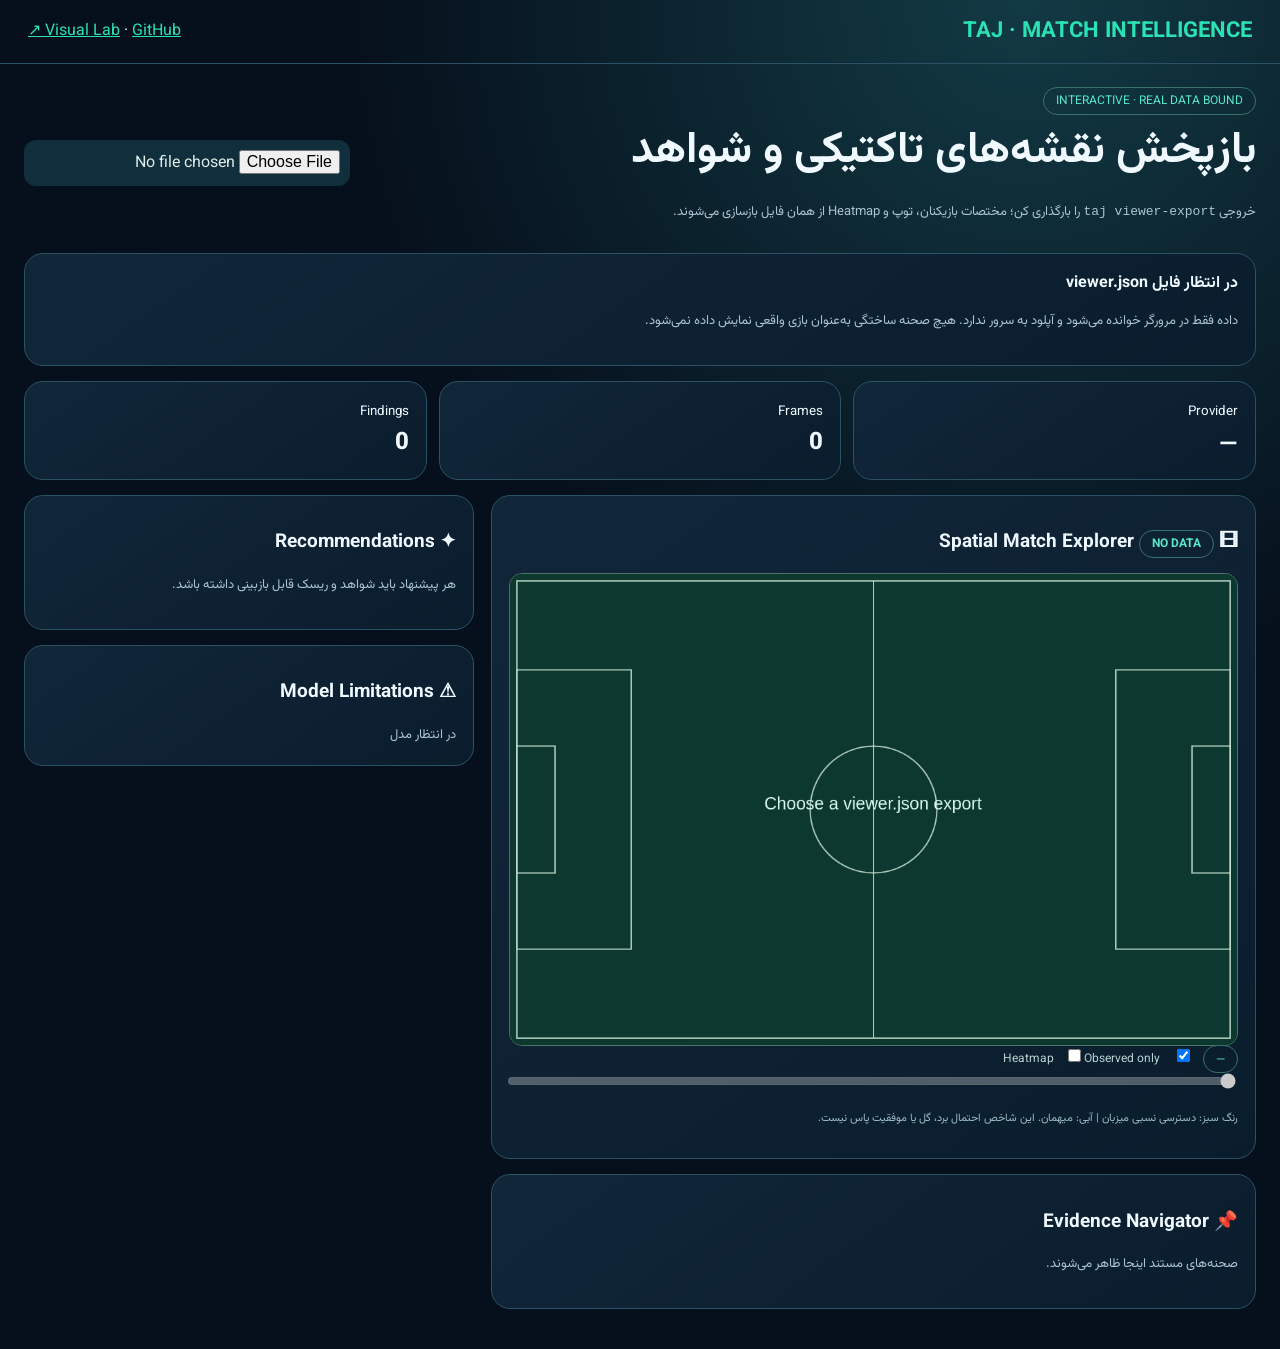
<file: docs/viewer.html>
<!doctype html>
<html lang="fa" dir="rtl"><head><meta charset="utf-8"><meta name="viewport" content="width=device-width,initial-scale=1">
<title>TAJ · Real Tracking Viewer</title>
<style>
@import url('https://fonts.googleapis.com/css2?family=Vazirmatn:wght@400;600;700;800&display=swap');
:root{--bg:#06101c;--panel:#102639;--border:#2b5264;--fg:#f0f9ff;--sub:#abc4d1;--accent:#2be2b4}
*{box-sizing:border-box}body{font-family:Vazirmatn,Tahoma,Arial;background:radial-gradient(circle at 80% 0%,#123a44,transparent 40%),var(--bg);color:var(--fg);margin:0}
a{color:var(--accent)}header{padding:14px 28px;border-bottom:1px solid var(--border);display:flex;justify-content:space-between;align-items:center;flex-wrap:wrap}
header b{color:var(--accent);font-size:22px}main{max-width:1510px;padding:24px;margin:auto}
h1{font-size:clamp(28px,4vw,44px);margin:4px 0}h2{font-size:19px}.muted{color:var(--sub);font-size:13px;line-height:1.95}
.top{display:flex;justify-content:space-between;gap:20px;align-items:center;flex-wrap:wrap}.tag{border:1px solid #39716b;color:#57e8c9;font-size:12px;padding:4px 12px;border-radius:18px}
.grid{display:grid;grid-template-columns:minmax(0,1.7fr) minmax(300px,1fr);gap:17px}
.panel{border:1px solid var(--border);border-radius:19px;background:linear-gradient(145deg,#112639,#0a1d2d);padding:17px;margin:15px 0}
.stats{display:grid;grid-template-columns:repeat(3,1fr);gap:12px}.stats>.panel{margin:0}
.stat{font-size:24px;font-weight:800;direction:ltr;text-align:right}
#pitch{display:block;width:100%;height:auto;border-radius:13px;border:1px solid #4b7366;background:#08382d}
input,button,select{font:inherit}input[type=file]{max-width:100%;background:#102e3c;color:#dfede9;padding:10px;border-radius:12px}
input[type=range]{width:100%;accent-color:var(--accent)}
label{color:#b6d3d3;font-size:12px;margin:10px}
.item{padding:12px;border:1px solid #315d6c;background:#0c2532;border-radius:12px;margin:10px 0}
.item strong{display:block}.item p{color:#bdd2da;font-size:12px}.risk{color:#f6cc85!important}
button{background:#14504c;color:#e5fff7;border:1px solid #508f7c;border-radius:10px;padding:7px 12px;cursor:pointer;margin-top:5px}
select{background:#0b2c39;color:#effff8;border:1px solid #527a79;padding:7px;border-radius:9px;max-width:100%}
.foot{font-size:11px;color:#9abcc2;line-height:1.9}
@media(max-width:900px){.grid{grid-template-columns:1fr}}@media(max-width:620px){main{padding:12px}.stats{grid-template-columns:1fr 1fr}header{padding:12px}}
</style></head><body>
<header><b>TAJ · MATCH INTELLIGENCE</b><span><a href="./index.html">Visual Lab</a> · <a target="_blank" rel="noopener" href="https://github.com/prestigegitserp/Taj_soccer_recommender">GitHub ↗</a></span></header>
<main><div class="top"><div><span class="tag">INTERACTIVE · REAL DATA BOUND</span><h1>بازپخش نقشه‌های تاکتیکی و شواهد</h1><p class="muted">خروجی <code>taj viewer-export</code> را بارگذاری کن؛ مختصات بازیکنان، توپ و Heatmap از همان فایل بازسازی می‌شوند.</p></div>
<input id="upload" type="file" accept=".json,application/json" aria-label="Load exported tracking bundle"></div>
<section class="panel"><strong id="status">در انتظار فایل viewer.json</strong><p class="muted" id="notice">داده فقط در مرورگر خوانده می‌شود و آپلود به سرور ندارد. هیچ صحنه ساختگی به‌عنوان بازی واقعی نمایش داده نمی‌شود.</p></section>
<div class="stats"><div class="panel"><small>Provider</small><div class="stat" id="provider">—</div></div>
<div class="panel"><small>Frames</small><div class="stat" id="framecount">0</div></div><div class="panel"><small>Findings</small><div class="stat" id="findingcount">0</div></div></div>
<div class="grid">
<section><div class="panel"><h2>🎞 Spatial Match Explorer <span class="tag" id="source">NO DATA</span></h2>
<canvas id="pitch" width="1050" height="680" aria-label="Pitch with actual source data positions"></canvas>
<div><span class="tag" id="time">—</span><label><input type="checkbox" id="heat" checked> Heatmap</label><label><input type="checkbox" id="obs">Observed only</label></div>
<input id="timeline" type="range" value="0" min="0" max="0" disabled><p class="foot">رنگ سبز: دسترسی نسبی میزبان | آبی: میهمان. این شاخص احتمال برد، گل یا موفقیت پاس نیست.</p></div>
<div class="panel" id="evidence"><h2>📌 Evidence Navigator</h2><p class="muted">صحنه‌های مستند اینجا ظاهر می‌شوند.</p></div></section>
<aside><div class="panel"><h2>✦ Recommendations</h2><p class="muted">هر پیشنهاد باید شواهد و ریسک قابل بازبینی داشته باشد.</p><div id="cards"></div></div>
<div class="panel"><h2>⚠ Model Limitations</h2><div id="warnings" class="muted">در انتظار مدل</div></div></aside></div>
</main>
<script>
(function(){
"use strict";
const ids=["upload","status","notice","provider","framecount","findingcount","source","pitch","time","heat","obs","timeline","evidence","cards","warnings"];
const el={};ids.forEach(function(id){el[id]=document.getElementById(id)});
const context=el.pitch.getContext("2d"),W=el.pitch.width,H=el.pitch.height;let data=null;
function text(parent,value,tag,css){let node=document.createElement(tag||"p");node.textContent=String(value===undefined?"":value);if(css)node.className=css;parent.appendChild(node);return node}
function xy(x,y){return [(Number(x)+52.5)/105*W,(34-Number(y))/68*H]}
function draw(){
 const g=context;g.fillStyle="#0c382f";g.fillRect(0,0,W,H);
 const f=data&&data.frames[Number(el.timeline.value)];
 if(f&&f.heatmap&&el.heat.checked){
   const map=f.heatmap,w=W/Math.max(1,map.x.length-1),h=H/Math.max(1,map.y.length-1);
   map.access.forEach(function(row,i){row.forEach(function(v,j){
     if(v===null)return;const p=Math.max(0,Math.min(1,Number(v)));
     g.fillStyle=p>.5?"rgba(25,231,176,"+(Math.abs(p-.5)*1.1)+")":"rgba(115,145,255,"+(Math.abs(p-.5)*1.2)+")";
     const point=xy(map.x[j],map.y[i]);g.fillRect(point[0]-w/2,point[1]-h/2,w+1,h+1)
   })});
 }
 g.strokeStyle="#d4eeddc9";g.lineWidth=2;g.strokeRect(10,10,W-20,H-20);g.beginPath();g.moveTo(W/2,10);g.lineTo(W/2,H-10);g.stroke();
 g.beginPath();g.arc(W/2,H/2,9.15/105*W,0,2*Math.PI);g.stroke();
 [-1,1].forEach(function(side){const x=side<0?10:W-10-16.5/105*W;
   g.strokeRect(x,H/2-20.16/68*H,16.5/105*W,40.32/68*H);
   const x2=side<0?10:W-10-5.5/105*W;g.strokeRect(x2,H/2-9.16/68*H,5.5/105*W,18.32/68*H)});
 if(!f){g.font="25px Arial";g.fillStyle="#d8f8eb";g.textAlign="center";g.fillText("Choose a viewer.json export",W/2,H/2);return}
 (f.players||[]).forEach(function(p){
   if(el.obs.checked&&p.observed===false)return;
   const point=xy(p.x,p.y);
   g.beginPath();g.arc(point[0],point[1],13,0,2*Math.PI);g.fillStyle=p.team==="Home"?"#25e8b6":"#93a9ff";g.fill();
   g.lineWidth=p.observed===false?3:1.2;g.strokeStyle=p.observed===false?"#eec274":"white";g.stroke();
   g.fillStyle="#03121d";g.textAlign="center";g.font="11px Arial";g.fillText(String(p.id).slice(-3),point[0],point[1]+4)
 });
 if(f.ball){let point=xy(f.ball.x,f.ball.y);g.beginPath();g.arc(point[0],point[1],9,0,Math.PI*2);g.fillStyle="#ffcf7c";g.fill();g.strokeStyle="white";g.stroke()}
 el.time.textContent="Period "+f.period+" · "+Number(f.t_s).toFixed(1)+" s · Frame "+f.frame_id+" · "+f.players.length+" positions";
}
function jump(r){let n=data.frames.findIndex(function(f){return f.period===Number(r.period)&&String(f.frame_id)===String(r.frame_id)});
 if(n<0){el.status.textContent="این صحنه در نمونه فشرده نیست. نمونه‌های بیشتری صادر کن.";return}
 el.timeline.value=String(n);draw();el.pitch.scrollIntoView({behavior:"smooth",block:"center"})}
function render(){
 el.status.textContent="Match "+data.match_id+" · "+(data.model||"experimental model");
 el.notice.textContent=data.notice||"Uncalibrated spatial model";
 el.provider.textContent=data.provider;el.framecount.textContent=data.frames.length;el.findingcount.textContent=data.findings.length;
 el.source.textContent=data.synthetic?"SYNTHETIC / DEMO":"HISTORICAL / OPEN DATA";
 el.timeline.disabled=!data.frames.length;el.timeline.max=String(Math.max(0,data.frames.length-1));el.timeline.value="0";
 el.cards.replaceChildren();el.evidence.replaceChildren();el.warnings.replaceChildren();
 text(el.evidence,"📌 Evidence Navigator","h2");
 data.recommendations.forEach(function(r,i){
   let c=text(el.cards,"","div","item");text(c,(i+1)+". "+(r.title_fa||r.title),"strong");
   text(c,r.reason_fa||"","p");text(c,"ریسک: "+(r.risk_fa||"—"),"p","risk");
   text(c,"Relative priority "+r.priority+"/100 · "+r.sample_windows+" windows","p")
 });
 if(!data.recommendations.length)text(el.cards,"شواهد کافی برای پیشنهاد وجود ندارد.","p","muted");
 data.findings.forEach(function(f,i){
  let c=text(el.evidence,"","div","item");text(c,(i+1)+". "+f.statement_fa,"strong");
  text(c,f.n_independent_windows+" evidence windows · zone "+f.zone,"p");
  if(f.evidence&&f.evidence.length){
   let select=document.createElement("select");
   f.evidence.forEach(function(r,k){let option=document.createElement("option");option.value=String(k);option.textContent="P"+r.period+" · "+r.t_s+"s · Frame "+r.frame_id;select.append(option)});
   let button=document.createElement("button");button.textContent="نمایش صحنه";button.addEventListener("click",function(){jump(f.evidence[Number(select.value)])});
   c.append(select,button)
  }
 });
 if(!data.findings.length)text(el.evidence,"هیچ فرضیه‌ای از آستانه شواهد عبور نکرده است.","p","muted");
 (data.warnings||[]).forEach(function(w){text(el.warnings,"⚠ "+w,"p","risk")});
 text(el.warnings,"No calibrated outcome probabilities · "+data.model,"p","muted");
 draw()
}
el.timeline.addEventListener("input",draw);el.heat.addEventListener("change",draw);el.obs.addEventListener("change",draw);
el.upload.addEventListener("change",async function(){
 let file=el.upload.files[0];if(!file)return;
 try{
  if(file.size>24*1024*1024)throw Error("File is larger than 24 MB.");
  let p=JSON.parse(await file.text());
  if(p.format!=="taj-viewer-v1"||!Array.isArray(p.frames)||!Array.isArray(p.findings)||!Array.isArray(p.recommendations))throw Error("Use taj viewer-export to generate a supported file.");
  data=p;render();
 }catch(err){el.status.textContent="خطا: "+err.message}
});
draw()
})();
</script></body></html>
</file>
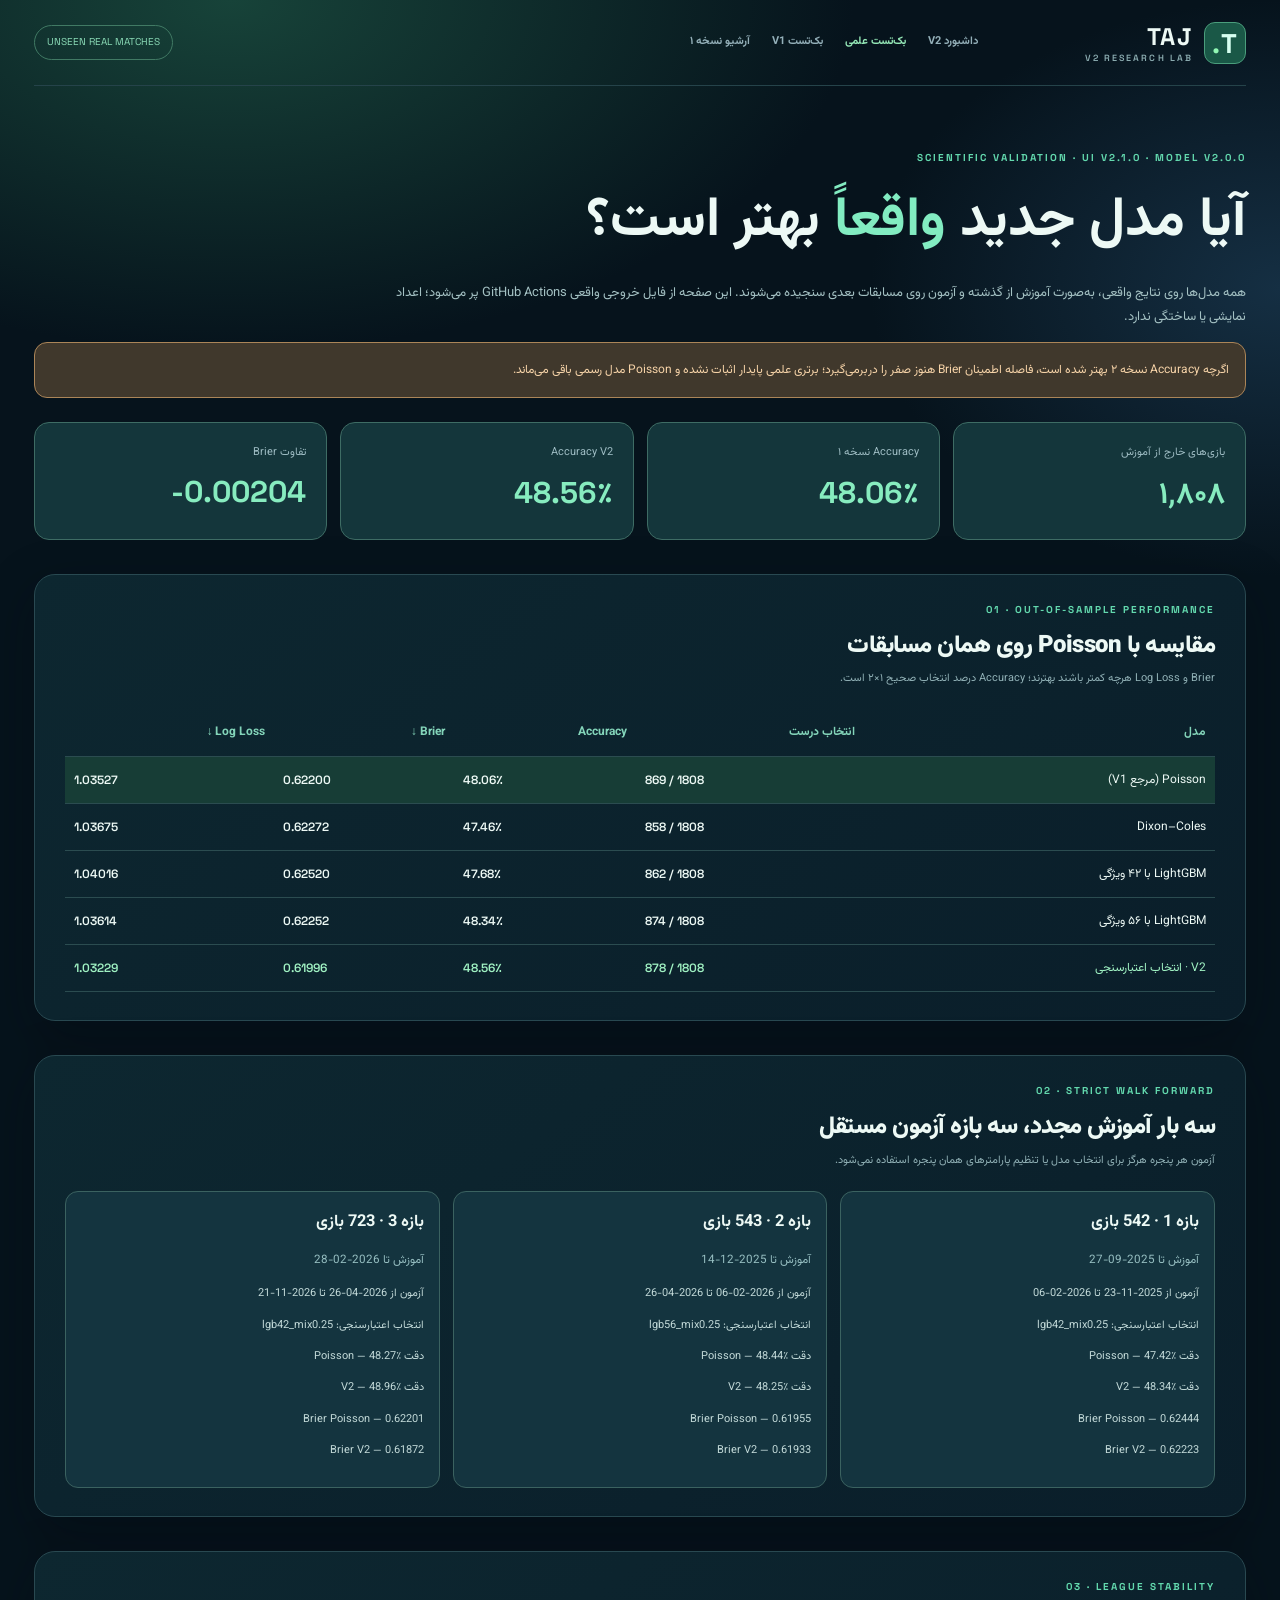
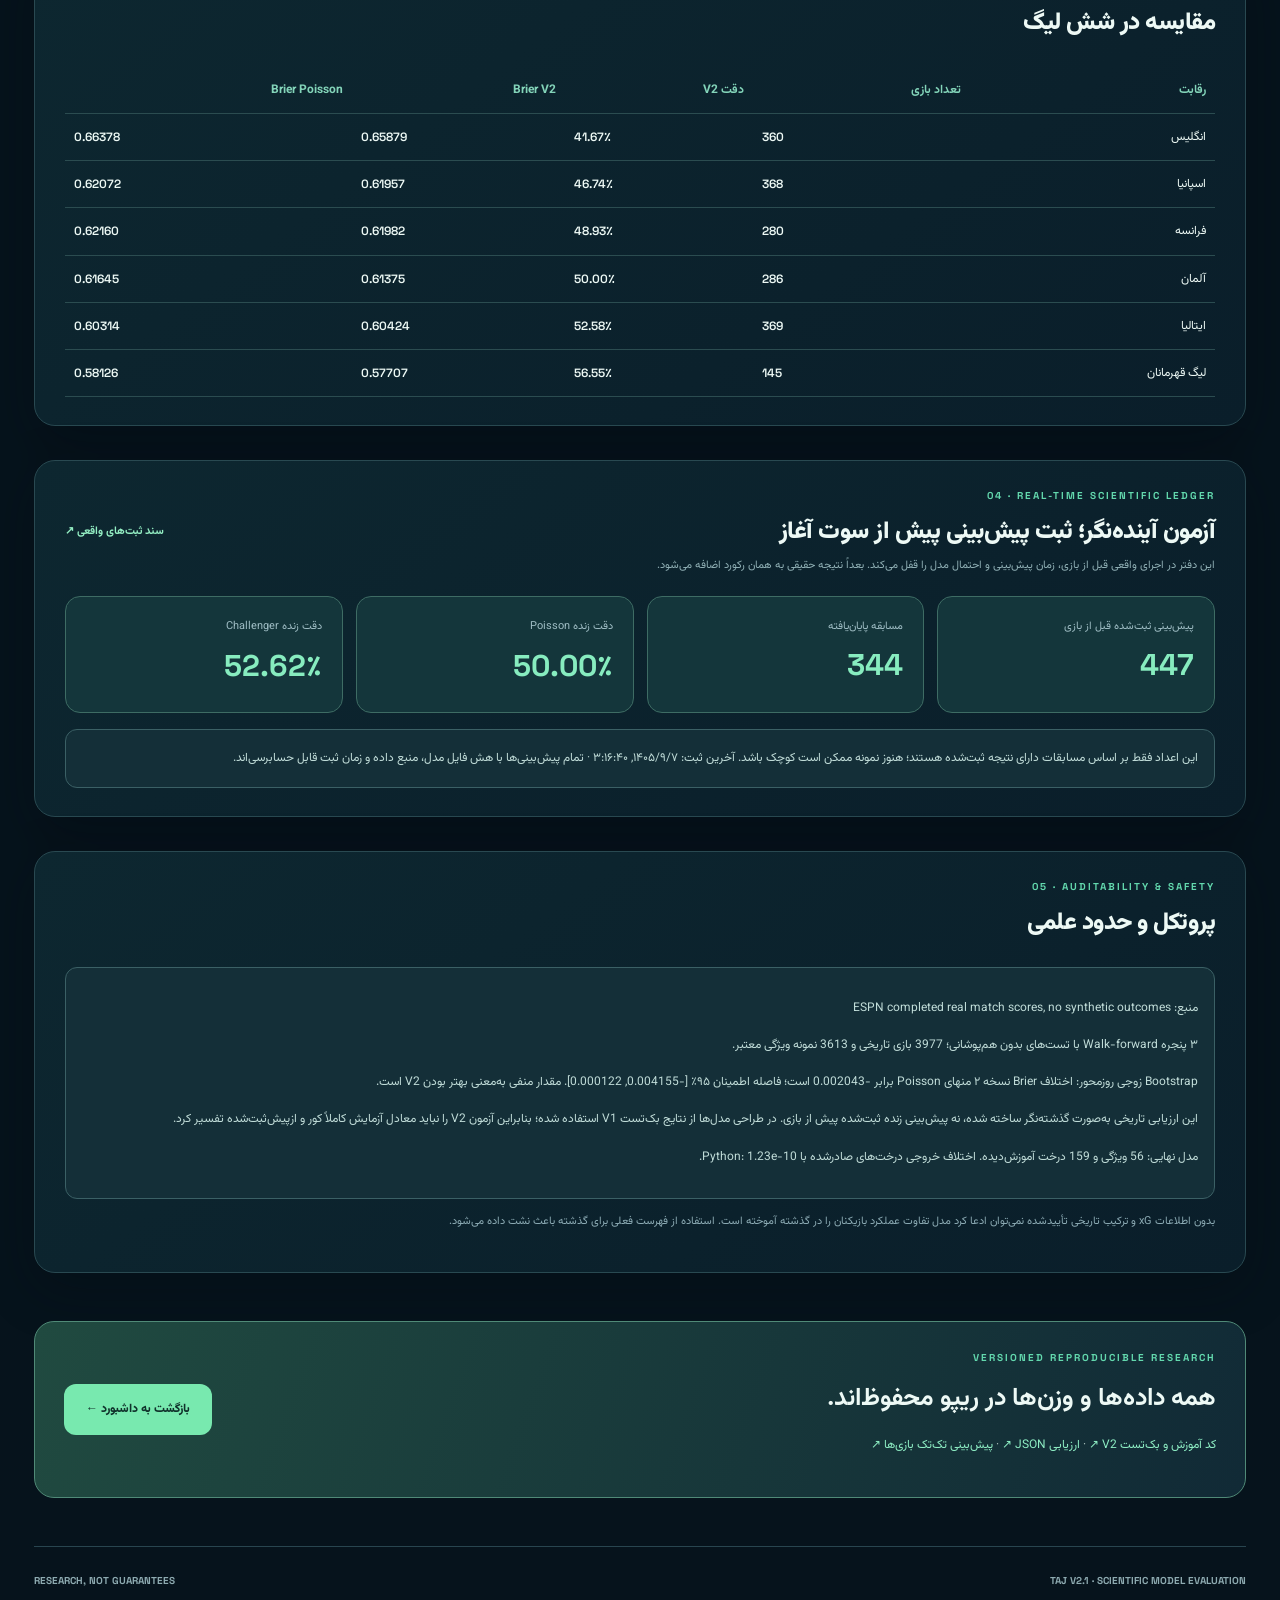
<file: docs/v2/research.html>
<!doctype html>
<html lang="fa" dir="rtl"><head><meta charset="utf-8"><meta name="viewport" content="width=device-width,initial-scale=1">
<meta name="theme-color" content="#06141c"><title>TAJ V2 | Research Lab — آزمون علمی مدل‌ها</title>
<meta name="description" content="TAJ version 2 out-of-sample walk-forward backtest: 1753 real unseen football matches, LightGBM and Dixon-Coles versus Poisson, paired confidence and calibration.">
<link rel="stylesheet" href="./style.css">
<link href="https://fonts.googleapis.com/css2?family=Vazirmatn:wght@400;500;600;700;800;900&family=Space+Grotesk:wght@400;500;600;700&display=swap" rel="stylesheet">
<style>
.researchHero{padding:65px 0 24px}.researchHero h1{font-size:clamp(32px,5vw,55px);line-height:1.4;margin:20px 0}.researchHero h1 em{color:#82ecc1;font-style:normal}.researchHero p{max-width:860px;color:#a4c1c3;font-size:13px}.auditGrid{display:grid;grid-template-columns:repeat(4,minmax(0,1fr));gap:13px}.auditCard{border:1px solid #3e6c64;background:#14363b;border-radius:15px;padding:20px}.auditCard small{display:block;color:#9fbdc4;font-size:11px}.auditCard b{display:block;color:#87ecbf;font:700 30px "Space Grotesk",Vazirmatn;text-align:right;direction:ltr;margin-top:8px}.tableWrap{overflow:auto}table{width:100%;border-collapse:collapse;min-width:690px}td,th{text-align:right;padding:12px 9px;border-bottom:1px solid #2b4c50;font-size:12px}th{color:#83d4b9;font-weight:700}td.numeric{text-align:left;direction:ltr;font-family:"Space Grotesk",sans-serif;font-weight:600}.positive{color:#85efb6}.warningText{color:#f1cb9d}.v2Folds{display:grid;grid-template-columns:repeat(3,1fr);gap:13px}.foldCard{border:1px solid #3b6260;background:#14343f;border-radius:13px;padding:15px}.foldCard h3{margin:0 0 10px}.foldCard small{color:#96bec1}.foldCard p{font-size:11px;color:#c2d9d8}.methodBox{background:#142f38;padding:16px;border-radius:12px;border:1px solid #3b6065;color:#c0dcd8;font-size:12px;line-height:2.1}.statusBox{border:1px solid #ab8558;border-radius:13px;background:#40382c;padding:16px;margin-top:12px;font-size:12px;color:#f6d3a8}.researchLink{font-size:12px;color:#8eeec4}@media(max-width:900px){.auditGrid{grid-template-columns:repeat(2,1fr)}.v2Folds{grid-template-columns:1fr}}@media(max-width:470px){.auditCard b{font-size:24px}}
</style></head><body><div class="backlight"></div><div class="page">
<header class="bar"><a class="brand" href="./"><span class="mark">T<span>.</span></span><span>TAJ <small>V2 RESEARCH LAB</small></span></a>
<nav><a href="./">داشبورد V2</a><a class="active" href="./research.html">بک‌تست علمی</a><a href="../backtest.html">بک‌تست V1</a><a href="../v1/">آرشیو نسخه ۱</a></nav><span class="pill">UNSEEN REAL MATCHES</span></header>
<main>
<div class="researchHero"><div class="overline">SCIENTIFIC VALIDATION · UI V2.1.0 · MODEL V2.0.0</div>
<h1>آیا مدل جدید <em>واقعاً</em> بهتر است؟</h1>
<p>همه مدل‌ها روی نتایج واقعی، به‌صورت آموزش از گذشته و آزمون روی مسابقات بعدی سنجیده می‌شوند. این صفحه از فایل خروجی واقعی GitHub Actions پر می‌شود؛ اعداد نمایشی یا ساختگی ندارد.</p>
<div class="statusBox" id="researchWarning">در حال دریافت گزارش ارزیابی زمانی...</div>
</div>
<div id="researchMetrics" class="auditGrid"></div>
<section class="section"><div class="heading"><div><div class="overline">01 · OUT-OF-SAMPLE PERFORMANCE</div><h2>مقایسه با Poisson روی همان مسابقات</h2><p>Brier و Log Loss هرچه کمتر باشند بهترند؛ Accuracy درصد انتخاب صحیح ۱×۲ است.</p></div></div>
<div class="tableWrap"><table><thead><tr><th>مدل</th><th>انتخاب درست</th><th>Accuracy</th><th>Brier ↓</th><th>Log Loss ↓</th></tr></thead><tbody id="scoreBody"></tbody></table></div></section>
<section class="section"><div class="heading"><div><div class="overline">02 · STRICT WALK FORWARD</div><h2>سه بار آموزش مجدد، سه بازه آزمون مستقل</h2><p>آزمون هر پنجره هرگز برای انتخاب مدل یا تنظیم پارامترهای همان پنجره استفاده نمی‌شود.</p></div></div><div id="folds" class="v2Folds"></div></section>
<section class="section"><div class="heading"><div><div class="overline">03 · LEAGUE STABILITY</div><h2>مقایسه در شش لیگ</h2></div></div><div class="tableWrap"><table><thead><tr><th>رقابت</th><th>تعداد بازی</th><th>دقت V2</th><th>Brier V2</th><th>Brier Poisson</th></tr></thead><tbody id="leagueBody"></tbody></table></div></section>
<section class="section" id="prospective">
<div class="heading"><div><div class="overline">04 · REAL-TIME SCIENTIFIC LEDGER</div><h2>آزمون آینده‌نگر؛ ثبت پیش‌بینی پیش از سوت آغاز</h2>
<p>این دفتر در اجرای واقعی قبل از بازی، زمان پیش‌بینی و احتمال مدل را قفل می‌کند. بعداً نتیجه حقیقی به همان رکورد اضافه می‌شود.</p></div>
<a class="inlineLink" href="./data/prospective.json">سند ثبت‌های واقعی ↗</a></div>
<div id="prospectiveCards" class="auditGrid"></div>
<div id="prospectiveNote" class="methodBox" style="margin-top:16px">در حال خواندن پیش‌بینی‌های ثبت‌شده...</div>
</section>
<section class="section"><div class="heading"><div><div class="overline">05 · AUDITABILITY & SAFETY</div><h2>پروتکل و حدود علمی</h2></div></div><div id="method" class="methodBox"></div><p class="footnote">بدون اطلاعات xG و ترکیب تاریخی تأیید‌شده نمی‌توان ادعا کرد مدل تفاوت عملکرد بازیکنان را در گذشته آموخته است. استفاده از فهرست فعلی برای گذشته باعث نشت داده می‌شود.</p></section>
<section class="conclusionBand"><div><div class="overline">VERSIONED REPRODUCIBLE RESEARCH</div><h2>همه داده‌ها و وزن‌ها در ریپو محفوظ‌اند.</h2>
<p><a class="researchLink" href="https://github.com/prestigegitserp/Taj_soccer_recommender/blob/main/versions/v2/train_v2.py">کد آموزش و بک‌تست V2 ↗</a> · <a class="researchLink" href="./data/evaluation.json">ارزیابی JSON ↗</a> · <a class="researchLink" href="https://github.com/prestigegitserp/Taj_soccer_recommender/blob/main/versions/v2/backtest-predictions.json">پیش‌بینی تک‌تک بازی‌ها ↗</a></p></div><a class="button primary" href="./">بازگشت به داشبورد ←</a></section>
</main><footer>TAJ V2.1 · SCIENTIFIC MODEL EVALUATION <span>RESEARCH, NOT GUARANTEES</span></footer></div>
<script type="module" src="./research.mjs"></script></body></html>
</file>
<file: docs/v1/ui.css>
@import url('https://fonts.googleapis.com/css2?family=Vazirmatn:wght@400;500;600;700;800;900&family=Space+Grotesk:wght@500;600;700&display=swap');
:root{color-scheme:dark;--bg:#07131d;--panel:#101f2a;--panel2:#132530;--line:#274351;--edge:#385566;--txt:#effbf8;--muted:#93adb9;--teal:#44e3b7;--blue:#8ba9fa;--orange:#ffcb8e;--red:#f59b9b}
*{box-sizing:border-box}html{scroll-behavior:smooth}body{font-family:Vazirmatn,Tahoma,sans-serif;background:var(--bg);color:var(--txt);margin:0;min-height:100vh;overflow-x:hidden}
a{color:inherit;text-decoration:none}button{font:inherit;cursor:pointer}button:focus-visible,a:focus-visible{outline:2px solid #63f3cd;outline-offset:4px}button:disabled{cursor:wait;opacity:.65}
.ambient{pointer-events:none;position:absolute;z-index:-1;filter:blur(65px);opacity:.33;border-radius:50%}
.ambientOne{top:-185px;left:-9vw;background:#1b6958;width:540px;height:520px}.ambientTwo{top:500px;right:-210px;width:510px;height:600px;background:#203958;opacity:.24}
.topbar{position:sticky;top:0;z-index:30;background:#091824ea;backdrop-filter:blur(18px);border-bottom:1px solid #294451;min-height:76px;display:flex;align-items:center;justify-content:space-between;gap:25px;padding:12px clamp(20px,4vw,68px)}
.brand{display:flex;direction:ltr;gap:10px;align-items:center}.brandMark{width:43px;height:43px;border-radius:12px;background:linear-gradient(145deg,#5df9c7,#34bba9);display:grid;place-items:center;color:#092722;font-size:29px;font-weight:900;font-family:Space Grotesk,sans-serif;position:relative;box-shadow:0 0 28px #3de3a044}
.brandDot{position:absolute;width:7px;height:7px;border-radius:50%;background:#112e2c;bottom:8px;right:5px}
.brand b{font-family:Space Grotesk;font-size:19px;font-weight:700;letter-spacing:2px}.brand small{display:block;color:#89abae;font-size:9px;letter-spacing:2px;white-space:nowrap}
.navLinks{display:flex;align-items:center;gap:28px}.navLinks a{font-size:12px;font-weight:700;color:#96b3be}.navLinks a:hover,.navLinks a.navCurrent{color:#71f5c9}
.topStatus{display:flex;gap:10px;align-items:center;max-width:320px;color:#b2cbd0;font-size:11px}.statusPoint{width:8px;height:8px;flex:none;border-radius:50%;background:#39e7ae;box-shadow:0 0 14px #43e3af}.statusPoint.warn{background:#e9ae67;box-shadow:0 0 12px #edab4b}.statusPoint.error{background:#f48697}
.container{max-width:1520px;padding:0 clamp(18px,4vw,66px);margin:auto}.hero{display:grid;grid-template-columns:1.22fr .78fr;gap:48px;align-items:center;min-height:385px;padding-top:46px;padding-bottom:45px}
.eyebrow{color:#5be6b6;display:flex;align-items:center;gap:13px;direction:ltr;justify-content:flex-end;font:700 10px Space Grotesk,sans-serif;letter-spacing:2px}.eyebrowLine{width:24px;height:2px;background:#5be6b6}
.heroCopy h1{font-size:clamp(33px,4.7vw,67px);line-height:1.38;letter-spacing:-1.7px;font-weight:900;margin:12px 0 14px}.heroCopy h1 em{font-style:normal;color:#45e3b7}.lead{font-size:14px;line-height:2.4;color:#acc6ce;max-width:640px;margin:0}
.heroActions{display:flex;gap:12px;margin-top:26px;flex-wrap:wrap}.primaryAction,.secondaryAction{height:45px;padding:0 23px;border-radius:12px;display:inline-flex;align-items:center;justify-content:center;gap:17px;font-size:12px;font-weight:800}
.primaryAction{background:#4aebbb;color:#07241c;box-shadow:0 7px 23px #4ae9b21c}.primaryAction:hover{background:#84fbd9}.secondaryAction{background:#172b38;color:#daeae9;border:1px solid #375464}.secondaryAction:hover{border-color:#68e1c1}.refreshGlyph{font-size:22px;font-weight:400}
.heroDisplay{height:275px;min-width:0;position:relative;overflow:hidden;background:radial-gradient(ellipse at center,#123c3c,#0b1e2c 65%);border:1px solid #2a5258;border-radius:24px;box-shadow:0 25px 70px #01080c66}
.heroDisplay:after{content:"";position:absolute;inset:0;background:linear-gradient(45deg,#09201a44,transparent 50%)}
.radar{width:240px;height:240px;position:absolute;left:50%;top:50%;transform:translate(-50%,-50%);border:1px solid #4aab9066;border-radius:50%;box-shadow:0 0 0 48px #3df0af06,0 0 0 96px #3df0af04}
.radarRing{border:1px dashed #71dfaf37;border-radius:50%;position:absolute;inset:0}.radarRing.two{inset:42px}.radarRing.three{inset:88px}
.radar:before,.radar:after{content:"";position:absolute;background:#67c6a53a}.radar:before{left:50%;width:1px;top:0;bottom:0}.radar:after{top:50%;height:1px;left:0;right:0}
.radarBeam{position:absolute;inset:0;background:conic-gradient(from 10deg,#31f8b530,transparent 85deg,transparent);border-radius:50%;animation:radarSpin 12s linear infinite}.radarCenter{position:absolute;width:14px;height:14px;background:#5cf0c0;box-shadow:0 0 15px #54f5bc;border-radius:50%;top:calc(50% - 7px);left:calc(50% - 7px)}
.radarPing{position:absolute;background:#55e5b4;border:3px solid #c9fae3;border-radius:50%;height:10px;width:10px;box-shadow:0 0 20px #5ffbc4}.p1{top:28%;left:20%}.p2{bottom:23%;left:62%}.p3{top:48%;right:7%}
.heroDisplayTop,.heroDisplayBottom{position:absolute;z-index:2;font:700 10px Space Grotesk,sans-serif;letter-spacing:1.7px;color:#7bbda8;left:19px;right:19px}
.heroDisplayTop{top:17px}.heroDisplayBottom{bottom:17px;display:flex;justify-content:space-between}.signal{color:#65f3bf}
@keyframes radarSpin{to{transform:rotate(360deg)}}@media(prefers-reduced-motion:reduce){.radarBeam{animation:none}}
.metrics{display:grid;grid-template-columns:repeat(4,1fr);gap:12px;margin:3px 0 34px}.metric{background:linear-gradient(145deg,#122734,#10212d);padding:18px 21px;border-radius:16px;border:1px solid #284450;min-height:129px}
.metric span{display:block;font-size:12px;color:#b1c7ce}.metric strong{display:block;font:700 32px Space Grotesk,Vazirmatn,sans-serif;direction:ltr;text-align:right;margin:7px 0 2px;color:#f0faf8}
.metric strong.metricAge{font-size:19px;color:#4ce9b8;min-height:43px;display:flex;align-items:center;justify-content:flex-start;direction:rtl}.metric small{font-size:10px;color:#7695a2}
.liveTicker{padding:12px 18px;margin-bottom:20px;background:#17382d;border:1px solid #396b56;border-radius:14px;display:flex;gap:20px;align-items:center;flex-wrap:wrap;color:#d5fcea;font-size:12px}.liveTicker[hidden]{display:none}.liveTicker b{color:#69f7bf}
.sectionHead{display:flex;align-items:end;justify-content:space-between;gap:24px;margin-bottom:19px}.sectionOverline{font:700 11px Space Grotesk,sans-serif;color:#63ebc0;letter-spacing:1px;direction:ltr;text-align:right}.sectionHead h2{font-size:27px;line-height:1.5;margin:5px 0;font-weight:900}.sectionHead p{font-size:12px;color:#91adba;margin:4px 0}
.filterRow{display:flex;gap:6px;max-width:760px;flex-wrap:wrap;justify-content:flex-end}.filterRow button{background:#10232f;border:1px solid #264859;color:#b2c4cc;border-radius:11px;font-size:11px;font-weight:700;padding:9px 11px;transition:all .2s}
.filterRow button:hover{border-color:#4bbda3}.filterRow button.current{background:#18473e;color:#61f5c6;border-color:#3a9279}
.workspace{display:grid;grid-template-columns:minmax(0,.91fr) minmax(0,1.09fr);gap:19px;align-items:start}
.fixturesColumn,.insightsColumn{min-width:0}.matchGrid{display:grid;grid-template-columns:1fr;gap:10px}
.matchCard{text-align:right;background:linear-gradient(135deg,#122633,#0d1c28);border:1px solid #294957;color:var(--txt);padding:16px 18px;border-radius:17px;min-height:146px;width:100%;transition:transform .16s,border-color .16s,background .16s;position:relative;overflow:hidden}
.matchCard:before{content:"";position:absolute;top:0;bottom:0;right:0;width:3px;background:transparent}.matchCard:hover{transform:translateY(-2px);border-color:#479586}.matchCard.active{background:linear-gradient(125deg,#153a3d,#102637);border-color:#50bda0;box-shadow:0 8px 28px #092b2b40}.matchCard.active:before{background:#4defbc}
.cardHeading,.cardFooter{display:flex;align-items:center;justify-content:space-between;gap:12px}
.leagueTag{font:600 11px Space Grotesk,sans-serif;color:#63e9ba;direction:ltr}.dateTag{font-size:11px;color:#a4c0cb}.cardTeams{display:grid;grid-template-columns:minmax(0,1fr) 42px minmax(0,1fr);gap:10px;align-items:center;padding:14px 0 11px;direction:ltr}
.teamFace{display:flex;flex-direction:column;align-items:center;gap:5px;min-width:0}.teamName{font-size:12px;font-weight:800;line-height:1.35;text-align:center;max-width:170px;white-space:normal}.avatar{width:38px;height:38px;display:grid;place-items:center}.avatar img{width:35px;height:35px;object-fit:contain}.initial{font-weight:800;font-family:Space Grotesk;background:#254b57;border:1px solid #4b8992;width:37px;height:37px;display:grid;place-items:center;border-radius:50%;color:#a6e1d4}
.vs{font:700 12px Space Grotesk,sans-serif;color:#627d8c;text-align:center}.cardFooter{border-top:1px solid #2c4750;padding-top:10px;color:#91acb5;font-size:11px}.viewAnalysis{color:#62e8c1;font-weight:800}
.sourceDisclosure{border:1px solid #395361;background:#142b35;border-radius:15px;margin-top:15px;padding:15px 17px;display:flex;gap:12px}.disclosureIcon{font-size:21px;color:#78c7c0}.sourceDisclosure strong{font-size:12px;color:#d3e9e6}.sourceDisclosure p{font-size:11px;line-height:2;color:#95b6c3;margin:4px 0}
.researchLink{margin-top:12px;padding:15px;border:1px solid #304c60;background:linear-gradient(100deg,#111d34,#102630);border-radius:15px;display:flex;align-items:center;gap:14px;flex-wrap:wrap}
.researchIcon{font-size:28px;color:#a4c0fa}.researchLink div{flex:1;min-width:175px}.researchLink b{font-size:12px}.researchLink p{font-size:10px;color:#9aafc5;line-height:1.85;margin:5px 0}.researchLink a{font-size:11px;color:#afd4ff;border:1px solid #3b5e78;border-radius:11px;padding:9px 13px;white-space:nowrap}
.analysisPanel{background:linear-gradient(150deg,#102430,#0c1d29);border:1px solid #2d4b59;border-radius:19px;overflow:hidden;box-shadow:0 15px 45px #030b1140}
.insightHero{padding:24px 22px 22px;background:radial-gradient(circle at 20% -80%,#2e7653,#122937 70%);border-bottom:1px solid #355461}
.insightLabel,.sectionHeader{display:flex;justify-content:space-between;gap:10px;align-items:center;flex-wrap:wrap}.labelGlow{color:#52f4c4;font:700 11px Space Grotesk;letter-spacing:1.5px}.hint,.softLabel{color:#8eb9bf;font-size:10px}
.focusTeams{display:flex;justify-content:center;align-items:center;gap:34px;direction:ltr;margin-top:11px}.focusTeams .avatar{width:57px;height:57px}.focusTeams .avatar img{width:51px;height:51px}.focusTeams .teamName{font-size:14px}.focusVs{font:700 20px Space Grotesk;color:#8aa1aa}.insightMeta{text-align:center;font-size:11px;color:#8fb9b9}
.analysisSection{padding:19px 22px;border-bottom:1px solid #294754}.analysisSection h3{font-size:14px;font-weight:800;margin:0 0 14px}.sectionHeader h3{margin:0 0 12px}.minorTag{font:700 9px Space Grotesk,sans-serif;color:#8fb7ac;border:1px solid #375a58;border-radius:20px;padding:5px 10px}
.modelDisclaimer,.methodInfo{font-size:11px;color:#94afbd;line-height:1.9;margin:7px 0 14px}.methodInfo{margin-bottom:0}
.probabilities{display:flex;flex-direction:column;gap:14px}.probRow{display:grid;grid-template-columns:70px minmax(0,1fr) 59px;gap:11px;align-items:center}.probName{font-size:11px;color:#c8e0e4}.probTrack{height:10px;background:#203543;border-radius:15px;overflow:hidden}.probFill{height:100%;border-radius:15px;transition:width .3s}.probFill.mint{background:linear-gradient(90deg,#2e987f,#54f4bd)}.probFill.gold{background:linear-gradient(90deg,#9d764c,#eec585)}.probFill.blue{background:linear-gradient(90deg,#495fa0,#9fbaff)}.probValue{font:700 12px Space Grotesk,Vazirmatn;direction:ltr;text-align:left}
.goalForecast{display:grid;grid-template-columns:repeat(3,1fr);gap:9px;margin-top:18px}.goalBox{text-align:center;background:#172e3a;border:1px solid #335261;border-radius:11px;padding:12px 3px}.goalBox span{display:block;font-size:10px;color:#91b3bf}.goalBox b{display:block;font:700 21px Space Grotesk;margin-top:8px}
.formTwo{display:grid;grid-template-columns:1fr 1fr;gap:12px}.formBox{background:#112b38;border-radius:13px;padding:14px 12px;border:1px solid #2b4b57}.formBox h4{font-size:12px;margin:0 0 12px}.formMarks{display:flex;gap:5px;flex-wrap:wrap}.formResult{font-size:9px;padding:5px 6px;border-radius:7px}.formResult.W{background:#145f4d;color:#6cf3bb}.formResult.D{background:#3b4c55;color:#d2dfe3}.formResult.L{background:#613c49;color:#ffd0d6}.miniStats{display:grid;grid-template-columns:repeat(3,1fr);margin-top:15px;gap:5px}.miniStat{display:flex;flex-direction:column}.miniStat b{font:700 16px Space Grotesk}.miniStat span{font-size:9px;color:#8aafbc}.dim{font-size:10px;color:#8ba7b5;line-height:1.95}
.suggestion{border:1px solid #385965;border-radius:12px;background:#122c39;padding:13px 15px;margin-top:10px}.suggestTitle{display:flex;gap:10px;align-items:center}.suggestTitle strong{font-size:12px}.index{color:#60eac0;font:700 14px Space Grotesk}.suggestion p{font-size:11px;color:#c3d6d9;line-height:2;margin:8px 0}.risk{font-size:10px;color:#e9c391;line-height:2;background:#3a32283d;padding:7px 10px;border-radius:8px}.switches{display:flex;gap:7px;flex-wrap:wrap}.switch{font-size:10px;background:#152c3a;color:#afd0cc;border:1px solid #365768;border-radius:9px;padding:8px 11px}.switch.chosen{color:#6cf8cb;border-color:#43a68b;background:#18473b}
.analysisFooter{padding:15px 21px;display:flex;justify-content:space-between;align-items:center;gap:12px;flex-wrap:wrap;color:#90adb6;font-size:10px}.analysisFooter a{color:#65e8c0}.insufficient,.emptyState,.loadingPanel{padding:25px;border:1px dashed #395a66;background:#112938;border-radius:12px;color:#b9d2da;line-height:2}.insufficient strong{font-size:12px}.insufficient p,.emptyState p{font-size:11px;color:#96b1be}
.loadingCard{height:149px;background:#142b37;border:1px solid #284c5b;border-radius:16px;padding:25px}.loadingLine{height:15px;border-radius:12px;background:linear-gradient(100deg,#294755,#335e60,#294755);background-size:200%;animation:shimmer 2.2s linear infinite;margin-bottom:20px}.loadingLine.short{width:50%}@keyframes shimmer{to{background-position-x:-200%}}
footer{border-top:1px solid #263f4e;margin-top:60px;padding:26px 0 50px;display:flex;justify-content:space-between;gap:20px;flex-wrap:wrap;align-items:center;color:#829da9;font-size:10px}.footerBrand{font:700 12px Space Grotesk;letter-spacing:2px;color:#adcdc5}.footerBrand span{color:#57e5b9}footer a{color:#65e6c3}
@media(max-width:1250px){.navLinks{gap:14px}.heroDisplay{height:235px}.workspace{grid-template-columns:.85fr 1.15fr}.filterRow{max-width:580px}.sectionHead{align-items:start}}
@media(max-width:1030px){.topStatus{display:none}.workspace{grid-template-columns:1fr}.matchGrid{grid-template-columns:repeat(2,minmax(0,1fr))}.insightsColumn{margin-top:9px}.hero{gap:22px}.heroDisplay{height:225px}}
@media(max-width:740px){.navLinks a:not(.navCurrent){display:none}.container{padding:0 15px}.hero{grid-template-columns:1fr;min-height:0;padding-top:39px}.heroDisplay{display:none}.heroCopy h1{font-size:37px}.metrics{grid-template-columns:repeat(2,1fr)}.sectionHead{flex-direction:column;gap:12px;align-items:stretch}.filterRow{max-width:none;justify-content:flex-start}.matchGrid{grid-template-columns:1fr}.metric{min-height:112px;padding:16px}.metric strong{font-size:29px}.topbar{padding:12px 17px}.formTwo{grid-template-columns:1fr 1fr}.analysisSection{padding:15px}.insightHero{padding:16px}.researchLink a{width:100%;text-align:center}}
@media(max-width:400px){.formTwo{grid-template-columns:1fr}.probRow{grid-template-columns:60px minmax(0,1fr) 53px}.heroCopy h1{font-size:33px}.filterRow button{padding:7px 8px}.analysisFooter{font-size:9px}}

/* Real, on-device LLM is OPTIONAL and lazy-loaded only after explicit consent. */
.localAiPanel{margin-top:15px;padding:20px;border:1px solid #37776c;border-radius:18px;background:linear-gradient(145deg,#123831,#10212e);color:#e4fff6}
.aiHead{display:flex;justify-content:space-between;gap:12px;align-items:center;flex-wrap:wrap}.aiHead strong{font-size:16px}
.aiBadge{color:#57f7c1;border-radius:16px;border:1px solid #419784;padding:4px 9px;font:700 10px Space Grotesk,sans-serif}
.localAiPanel p{font-size:12px;line-height:2;color:#bbd9d3}.localAiPanel .aiWarning{color:#f2cf9d}
.aiActions{display:flex;gap:9px;flex-wrap:wrap}.aiActions button,.localAiPanel #aiAsk{padding:9px 13px;background:#235c4c;border:1px solid #58a88e;border-radius:10px;color:#e4fff4;font-weight:700;font-size:12px}
.aiActions #aiStop{background:#273f43}.aiActions button:disabled,.localAiPanel #aiAsk:disabled{opacity:.48;cursor:default}
.aiStatus{margin:12px 0;color:#a3d5c7;font-size:11px;line-height:1.8;overflow-wrap:anywhere}
.localAiPanel progress{width:100%;height:8px;accent-color:#50eeba}
.aiQuestionLabel{font-size:12px;color:#b6ded4;display:block;margin:13px 0 6px}
.localAiPanel textarea{display:block;width:100%;padding:11px;background:#0a2430;color:#e3fff4;border-radius:10px;border:1px solid #46786b;font:12px/2 Vazirmatn,sans-serif;resize:vertical}
.localAiPanel #aiAsk{margin-top:9px}
.aiAnswer{white-space:pre-wrap;overflow-wrap:anywhere;color:#d3ebea;font-size:12px;line-height:2.3;margin:13px 0}
.aiFootnote{color:#9bbeb1;font-size:10px;line-height:1.9;display:block}

/* CPU-first LiteRT forecast: ML can load lazily, no server inference. */
.neuralPanel{margin:0 0 16px;border:1px solid #4a917d;background:linear-gradient(125deg,#113b32,#142c39 75%);border-radius:18px;padding:19px 21px;box-shadow:0 10px 30px #04171144}
.neuralHeading{display:flex;justify-content:space-between;align-items:center;gap:10px;flex-wrap:wrap}
.neuralKicker{display:block;color:#6bf1c0;letter-spacing:1.4px;font:700 10px Space Grotesk,sans-serif}
.neuralHeading h3{font-size:18px;margin:5px 0 0}.neuralBadge{border:1px solid #4b957e;color:#9affcf;padding:5px 10px;border-radius:30px;font:700 10px Space Grotesk,sans-serif}
.neuralDescription{color:#b5d5ca;font-size:11px;line-height:2;margin:11px 0}
.neuralStatus{font-size:11px;color:#aad6c5;line-height:1.9;min-height:20px}
.neuralResults{display:flex;flex-direction:column;gap:12px;padding:8px 0}
.neuralProbability{display:grid;grid-template-columns:72px minmax(0,1fr) 54px;align-items:center;gap:12px;font-size:11px}
.neuralTrack{height:10px;border-radius:15px;background:#234239;overflow:hidden}
.neuralFill{height:100%;border-radius:15px}.neuralFill.mint{background:linear-gradient(90deg,#2a916e,#76f5af)}.neuralFill.gold{background:linear-gradient(90deg,#a68153,#f3d59b)}.neuralFill.blue{background:linear-gradient(90deg,#536d9f,#a9bafa)}
.neuralProbability strong{font:700 12px Space Grotesk,Vazirmatn,sans-serif;direction:ltr;text-align:left}
.neuralMetrics{display:flex;flex-direction:column;gap:5px;margin-top:10px;border-top:1px solid #3b625c;padding-top:11px;color:#9ec3b5;font-size:10px;line-height:1.8}
.neuralCaution{color:#f3c899}.neuralFineprint{font-size:10px;color:#88ada2;line-height:1.8}
.neuralRetry{margin-top:11px;background:#194b3e;border:1px solid #4b9d81;color:#c7ffdf;font:700 11px Vazirmatn;border-radius:9px;padding:7px 11px}

/* Evidence-linked knowledge graph and local multi-layer graph neural AI */
.graphExplorerPanel{border:1px solid #315767;border-radius:18px;background:linear-gradient(155deg,#132d3d,#10222d);padding:19px 17px;margin:0 0 14px}
.graphPanelTitle,.graphNeuralHeader{display:flex;justify-content:space-between;align-items:center;gap:10px;flex-wrap:wrap}
.graphEyebrow{font:700 10px Space Grotesk,sans-serif;color:#67eec6;letter-spacing:1.2px;direction:ltr;display:block;text-align:right}
.graphPanelTitle h3,.graphNeuralHeader h3{font-size:17px;margin:6px 0 2px}
.graphTag{font-size:10px;color:#c3eade;border:1px solid #487a74;border-radius:15px;padding:5px 10px;white-space:nowrap}
.graphIntro{font-size:11px;color:#a7c6cd;line-height:2;margin:12px 0}
.graphContent{min-width:0}.graphCanvas{border-radius:12px;overflow:hidden;border:1px solid #31555e;background:radial-gradient(circle at 50% 50%,#183844 0%,#091e2b 80%);padding:8px}
.graphCanvas svg{display:block;width:100%;max-height:360px;height:auto}
.graphLegend{display:flex;flex-wrap:wrap;gap:13px;margin:11px 0;color:#b2ccd1;font-size:10px}
.graphLegend>span{display:flex;align-items:center;gap:6px}.graphLegend i{width:8px;height:8px;border-radius:50%;display:block}
.graphFacts{display:grid;grid-template-columns:repeat(3,1fr);gap:7px;margin:12px 0}
.graphFacts>div{background:#152f3a;border:1px solid #335663;border-radius:12px;text-align:center;padding:12px 6px}
.graphFacts small{display:block;color:#95b2c2;font-size:10px;line-height:1.7}
.graphFacts strong{display:block;font:700 23px Space Grotesk,Vazirmatn;margin-top:5px;color:#7ef6cc}
.graphCaveat{font-size:10px;line-height:2;color:#9cb5c2;margin:10px 0 0}.graphEmpty{border:1px dashed #476271;padding:22px;color:#aecdd2;border-radius:12px;font-size:12px;line-height:2}
.squadColumns{display:grid;grid-template-columns:1fr 1fr;gap:12px}
.squadCard{background:#112734;border:1px solid #3a596a;border-radius:13px;padding:14px;min-width:0}
.squadCard h4{margin:0 0 12px;color:#e8f9f4;font-size:13px}
.squadStats{display:grid;grid-template-columns:repeat(2,minmax(0,1fr));gap:6px}
.squadStat{background:#1a3944;border:1px solid #345765;border-radius:9px;padding:8px 9px;min-width:0}
.squadStat strong{color:#73f0bc;font:700 18px Space Grotesk,Vazirmatn;display:block}
.squadStat small{display:block;color:#a9c7ca;font-size:10px;margin:3px 0}
.squadStat small.squadCoverage{font-size:9px;color:#829caa}
.squadPlayers{border-top:1px solid #305160;margin-top:13px;padding-top:10px}
.squadPlayers summary{color:#c4ece1;font-size:11px;font-weight:700;cursor:pointer;line-height:1.8}
.squadGroup{border-top:1px solid #263f4b;padding-top:6px;margin-top:8px}
.squadGroup h5{margin:6px 0;font-size:10px;color:#6be7bf}
.squadPlayerGrid{display:grid;grid-template-columns:1fr;gap:5px;max-height:250px;overflow:auto}
.squadPlayer{display:flex;align-items:center;gap:8px;padding:6px;background:#1b3641;border-radius:7px;font-size:10px;overflow-wrap:anywhere}
.squadJersey{width:23px;flex:0 0 23px;text-align:center;border:1px solid #53707b;color:#9ff2d2;border-radius:5px;font:700 10px Space Grotesk}
.graphNeuralPanel{padding:19px 20px;background:linear-gradient(145deg,#183c3a,#102635);border:1px solid #46a88c;border-radius:18px;margin-bottom:13px}
.graphNeuralHeader h3{margin:6px 0 0;font-size:18px}
.graphStatus{color:#8ee9c9;font-size:11px;line-height:1.9;margin:8px 0}
.graphPredictionBox{margin-top:12px;padding:13px 11px;border:1px solid #316759;border-radius:12px;background:#0f3035}
.graphPredictionBox.graphBlend{border-color:#62a99c;background:#174037}
.graphPredictionBox h4{font-size:12px;margin:0 0 11px}.graphSubline{font-size:10px;color:#a6c8b8;line-height:1.9}
.graphForecastRow{display:grid;grid-template-columns:66px minmax(0,1fr) 55px;gap:8px;align-items:center;margin:9px 0;font-size:11px}
.graphForecastLabel{color:#c0ddda}.graphForecastTrack{height:9px;border-radius:18px;background:#28474b;overflow:hidden}
.graphForecastFill{height:100%;border-radius:20px}.graphForecastFill.home{background:#6be6b2}.graphForecastFill.draw{background:#e7c78a}.graphForecastFill.away{background:#97b4f4}
.graphForecastRow strong{direction:ltr;text-align:left;font:700 12px Space Grotesk,Vazirmatn}
.graphModelEvidence{display:flex;flex-direction:column;gap:5px;font-size:10px;color:#b5d2c8;margin-top:12px;line-height:1.8}
.graphWarning{color:#f6cf97}
@media(max-width:470px){.squadColumns{grid-template-columns:1fr}.graphFacts strong{font-size:19px}.graphExplorerPanel{padding:14px 10px}.graphNeuralPanel{padding:14px 12px}}

.graphModes{display:flex;gap:7px;flex-wrap:wrap;margin:5px 0 13px}
.graphModes button{border:1px solid #41626d;background:#163440;color:#a6c9c6;padding:8px 12px;font:700 10px Vazirmatn,Tahoma;border-radius:9px}
.graphModes button.selected{border-color:#6fe9c3;background:#215b4e;color:#ddfff3}
.squadGraphCanvas svg{max-height:480px}
@media(max-width:580px){.graphModes button{font-size:9px;padding:7px 9px}}

/* Audited 1753-match walk-forward backtest, not marketing accuracy. */
.researchRibbon{display:flex;align-items:center;justify-content:space-between;gap:13px;flex-wrap:wrap;
  margin:0 auto 23px;padding:14px 19px;background:linear-gradient(105deg,#20463d,#112936);
  border:1px solid #5d8a75;border-radius:15px;color:#cfede2;font-size:11px;line-height:2}
.researchRibbon strong{color:#99eac1}.researchRibbon a{color:#b1ffd8;font-weight:700;text-decoration:none;border-bottom:1px solid #6fa98d}
.researchRibbon a:hover{color:white}
</file>
<file: docs/v2/style.css>
*{box-sizing:border-box}html{scroll-behavior:smooth}body{margin:0;min-height:100vh;background:#06131c;color:#edf9f5;font-family:Vazirmatn,Tahoma,sans-serif;font-size:14px;line-height:1.85}a{color:inherit;text-decoration:none}button{font-family:inherit;cursor:pointer}button:disabled{cursor:not-allowed;opacity:.5}.backlight{position:fixed;inset:0;pointer-events:none;z-index:-1;background:radial-gradient(ellipse 75% 60% at 18% 0%,#174339 0%,transparent 65%),radial-gradient(ellipse 40% 40% at 100% 32%,#152f43 0%,transparent 80%),#06131c}.page{max-width:1510px;padding:0 34px;margin:0 auto}
.bar{min-height:86px;display:flex;align-items:center;gap:28px;border-bottom:1px solid #25434a}.brand{display:flex;align-items:center;gap:11px;min-width:240px;font:700 24px "Space Grotesk",sans-serif;letter-spacing:1.5px}.brand small{display:block;font:600 9px "Space Grotesk",sans-serif;letter-spacing:2.1px;color:#8daeb2}.mark{height:42px;width:42px;background:#1a5847;color:#d6fff0;border-radius:11px;text-align:center;line-height:42px;font-size:27px;border:1px solid #4a9e7c}.mark span{color:#92f8b5}.bar nav{display:flex;align-items:center;gap:22px;flex:1;flex-wrap:wrap}.bar nav a{color:#94b0b9;font-size:11px;font-weight:700;white-space:nowrap}.bar nav a:hover,.bar nav a.active{color:#95e8b7}.connectivity{white-space:nowrap}.chip{border:1px solid #35675c;background:#163731;padding:8px 13px;border-radius:22px;font-size:10px;color:#b5dbcc;display:inline-flex;gap:9px;align-items:center}.circle,.pulse{width:8px;height:8px;border-radius:50%;background:#6bedb2;display:inline-block;box-shadow:0 0 15px #71d6aa}.masthead{display:grid;grid-template-columns:minmax(0,1fr) 410px;gap:40px;align-items:center;min-height:520px;padding:60px 0 38px}.mastcopy{max-width:780px}.micro,.overline{font:700 10px "Space Grotesk",sans-serif;color:#63d9ae;letter-spacing:2px;direction:ltr;text-align:right}.micro{display:inline-flex;gap:11px;flex-direction:row-reverse;align-items:center;border:1px solid #366653;padding:8px 13px;border-radius:22px;background:#163a32}.mastcopy h1{font-size:clamp(38px,5.2vw,74px);line-height:1.4;letter-spacing:-2px;margin:24px 0 22px;font-weight:900}.mastcopy h1 em{font-style:normal;color:#89f0be}.mastcopy p{font-size:14px;color:#acc8c7;line-height:2.35;max-width:700px}.heroActions{display:flex;gap:12px;flex-wrap:wrap;margin-top:30px}.button{display:inline-flex;justify-content:center;align-items:center;gap:17px;border-radius:12px;font-size:12px;font-weight:800;padding:14px 22px}.button.primary{background:#78e9af;color:#10312b}.button.secondary{background:#122e35;color:#c0f2db;border:1px solid #3b6f61}.button:hover{filter:brightness(1.08)}.heroSignal{height:380px;background:linear-gradient(145deg,#153f3d,#0a2033);border:1px solid #2d5e5d;border-radius:22px;position:relative;overflow:hidden;box-shadow:0 20px 60px #04131a91}.radar{position:absolute;inset:34px 25px;display:flex;align-items:center;justify-content:center;background:radial-gradient(circle at center,#15514177,transparent 60%)}.ring{position:absolute;border:1px solid #52998063;border-radius:50%}.r1{height:100px;width:100px}.r2{height:220px;width:220px}.r3{height:320px;width:320px}.sweep{height:340px;width:340px;background:conic-gradient(from 0deg,transparent 60%,#81f7a025 94%,transparent 100%);border-radius:50%;animation:spin 10s linear infinite}.centerDot{position:absolute;width:12px;height:12px;background:#90fbb9;border-radius:50%;box-shadow:0 0 28px #5beb9a}.node{position:absolute;height:9px;width:9px;border:2px solid #8fe3bd;border-radius:50%;box-shadow:0 0 16px #5cbf99}.n1{top:22%;right:25%}.n2{top:58%;left:11%}.n3{bottom:24%;right:16%}.radarTop,.radarBottom{position:absolute;font:700 10px "Space Grotesk",sans-serif;letter-spacing:1px;color:#a5d5c6;left:22px;right:22px;display:flex;justify-content:space-between}.radarTop{top:18px}.radarBottom{bottom:16px}.radarTop span{color:#6af0b2}.statsrow{display:grid;grid-template-columns:repeat(4,minmax(0,1fr));gap:15px;margin-bottom:42px}.stat{padding:21px;border:1px solid #2b5154;border-radius:16px;background:#102c33}.stat small{display:block;color:#a5c5c0;font-size:11px}.stat strong{font:700 35px "Space Grotesk",Vazirmatn,sans-serif;color:#a1f5c5;display:block;margin:9px 0 5px;direction:ltr;text-align:right}.stat span{font-size:10px;color:#8ca9ad}.section{margin:34px 0;border-radius:21px;border:1px solid #294951;background:linear-gradient(143deg,#0d2730,#0a1e2a);padding:28px 30px;box-shadow:0 16px 52px #030c1255}.heading{display:flex;justify-content:space-between;align-items:center;gap:20px;flex-wrap:wrap;margin-bottom:20px}.heading h2{font-size:24px;font-weight:900;margin:8px 0 1px;letter-spacing:-.5px}.heading p{font-size:11px;color:#91b1b6;margin:0}.pill{font-size:10px;color:#8bdbb7;border:1px solid #417a64;border-radius:20px;padding:7px 12px;white-space:nowrap;font-family:"Space Grotesk",Vazirmatn}.gameLayout{display:grid;grid-template-columns:45% minmax(0,1fr);gap:17px}.schedule,.predictions{border:1px solid #30515c;background:#0a1e29;border-radius:16px;padding:16px;min-width:0}.scheduleHead{display:flex;justify-content:space-between;gap:10px;direction:ltr;text-align:left;font:700 11px "Space Grotesk";color:#99b8bd;padding:3px 3px 13px}.scheduleHead span{color:#6dcfbb;font-size:9px}.fixtureList{display:flex;flex-direction:column;gap:9px}.fixture{background:#102b33;border:1px solid #23434e;color:#e8f4f3;text-align:right;border-radius:12px;padding:12px 15px;min-height:85px;width:100%;display:grid;gap:8px}.fixture:hover{border-color:#579b82}.fixture.selected{border-color:#83f3bd;background:#19463e}.fixtureTop{display:flex;justify-content:space-between;gap:10px;color:#8dbfc0;font:500 10px Vazirmatn}.fixtureTitle{display:flex;gap:8px;align-items:center;justify-content:space-between;font-size:12px;font-weight:800}.fixtureTitle .vs{color:#6cd1ae;font:700 11px "Space Grotesk"}.predictions{padding:18px 20px}.matchHeader{display:flex;justify-content:space-between;gap:10px;align-items:center;background:#102f39;border:1px solid #335563;border-radius:12px;padding:14px;font-weight:800;font-size:15px;min-height:76px}.matchHeader small{display:block;color:#94b2b7;font-size:10px;font-weight:500}.insightOverview{display:flex;justify-content:space-between;align-items:center;margin-top:19px}.insightOverview small{color:#67d8b0;font:700 10px "Space Grotesk"}.insightOverview h3{margin:4px 0 0;font-size:18px}.versionCapsule{border:1px solid #4b8d75;border-radius:20px;color:#8aecc0;padding:4px 9px;font:700 9px "Space Grotesk"}.detail{font-size:11px;color:#a2bdc0;line-height:2.1}.outcomeBars{display:grid;gap:14px;margin-top:21px}.probRow{display:grid;grid-template-columns:76px minmax(0,1fr) 60px;align-items:center;gap:10px;font-size:12px}.track{height:12px;background:#26444a;overflow:hidden;border-radius:20px}.trackFill{height:100%;border-radius:20px;background:#81efb8;transition:width .4s}.trackFill.draw{background:#e4c98f}.trackFill.away{background:#8eb0f1}.probRow b{direction:ltr;text-align:left;font:700 13px "Space Grotesk"}.interpretation{margin-top:20px;padding:13px 15px;border-radius:11px;border:1px solid #4d7961;background:#1e4238;color:#a9f2d4;font-size:11px;line-height:2}.interpretation.warning{border-color:#927852;color:#f4d4a0;background:#423b2e}.disclosure{font-size:10px;color:#93b1b6;margin-top:14px;line-height:2.2}.modelGrid{display:grid;grid-template-columns:repeat(4,minmax(0,1fr));gap:12px}.algo{background:#112e38;border:1px solid #35535e;border-radius:14px;padding:18px}.algoTag{color:#77dbb6;font:700 9px "Space Grotesk";letter-spacing:1px}.algo h3{font:700 18px "Space Grotesk",Vazirmatn;margin:13px 0}.algo p{color:#a0bbc0;font-size:11px;line-height:2.1}.inlineLink{font-size:11px;color:#94efc4;font-weight:700}.graphSurface{min-height:300px;border:1px solid #294d54;background:radial-gradient(ellipse at center,#183e46 0%,#081c29 80%);border-radius:15px;overflow:hidden}.graphSurface svg{width:100%;height:auto;display:block;max-height:430px}.legend{display:flex;gap:17px;flex-wrap:wrap;margin:15px 0;color:#9cbac1;font-size:11px}.legend span{display:flex;align-items:center;gap:7px}.legend i{height:9px;width:9px;display:inline-block;border-radius:50%;background:#6de8bb}.legend .drawn{background:#e0c281}.legend .lost{background:#e29897}.legend .common{background:#9ab8ee}.graphFacts{display:grid;grid-template-columns:repeat(3,minmax(0,1fr));gap:13px}.graphFacts div{padding:14px;border:1px solid #35585a;border-radius:11px;background:#17343d}.graphFacts small{color:#9ebcc0;font-size:10px}.graphFacts b{display:block;color:#88ecc0;font:700 27px "Space Grotesk",Vazirmatn}.squadComparison{display:grid;grid-template-columns:1fr 1fr;gap:16px}.squadCard{padding:17px;border-radius:14px;border:1px solid #31515c;background:#0d2834;min-width:0}.squadCard h3{font-size:15px;margin:0 0 15px}.squadValues{display:grid;grid-template-columns:1fr 1fr;gap:8px}.squadMetric{padding:12px 10px;background:#193843;border-radius:9px}.squadMetric b{font:700 21px "Space Grotesk",Vazirmatn;display:block;color:#91f0c2}.squadMetric small{font-size:9px;color:#b5ced0}.squadCard details{margin-top:14px;padding-top:9px;border-top:1px solid #33515a}.squadCard summary{cursor:pointer;font-size:11px;color:#a1f6cc}.players{margin-top:10px;max-height:260px;overflow:auto;display:flex;flex-wrap:wrap;gap:6px}.player{font-size:9px;border:1px solid #3b6267;border-radius:8px;background:#173642;padding:5px 8px;color:#d7e6e6}.footnote{font-size:11px;color:#8dacb5;line-height:2.1}.conclusionBand{margin:48px 0;display:flex;align-items:center;justify-content:space-between;gap:25px;background:linear-gradient(110deg,#204a40,#112a36);border:1px solid #508a77;border-radius:20px;padding:29px}.conclusionBand h2{margin:12px 0 8px;font-size:25px}.conclusionBand p{font-size:12px;color:#bbd0cc;max-width:740px}footer{border-top:1px solid #28454f;padding:27px 0 36px;display:flex;align-items:center;gap:18px;flex-wrap:wrap;justify-content:space-between;font:700 10px "Space Grotesk",Vazirmatn;color:#8eabb1}footer a{color:#90e4b7}.loading{padding:25px;text-align:center;color:#9fbcbb;font-size:11px}@keyframes spin{to{transform:rotate(360deg)}}@media(max-width:1180px){.bar{flex-wrap:wrap;padding:12px 0}.bar nav{order:3;flex-basis:100%}.masthead{grid-template-columns:1fr 300px;gap:15px}.heroSignal{height:310px}.modelGrid{grid-template-columns:repeat(2,1fr)}}@media(max-width:780px){.page{padding:0 15px}.masthead{grid-template-columns:1fr;min-height:0;padding-top:34px}.heroSignal{height:230px;max-width:100%}.mastcopy h1{font-size:41px}.statsrow{grid-template-columns:repeat(2,1fr);gap:8px}.stat{padding:14px}.stat strong{font-size:27px}.section{padding:17px 13px;margin:21px 0}.heading h2{font-size:20px}.gameLayout{grid-template-columns:1fr}.squadComparison{grid-template-columns:1fr}.conclusionBand{flex-direction:column;align-items:start;padding:21px}.bar nav{gap:10px}.bar nav a{font-size:10px}.connectivity{margin-right:auto}}@media(max-width:450px){.modelGrid{grid-template-columns:1fr}.graphFacts{gap:6px}.graphFacts div{padding:9px}.graphFacts b{font-size:19px}.bar{gap:10px}.bar nav{overflow:auto;flex-wrap:nowrap;padding-bottom:5px}.mastcopy h1{font-size:33px}.statsrow .stat span{font-size:9px}.heroActions{flex-direction:column}.heroActions .button{width:100%}.probRow{grid-template-columns:65px minmax(0,1fr) 51px;gap:7px}.squadValues{gap:5px}.squadMetric{padding:8px}.heading p{font-size:10px}}@media(prefers-reduced-motion:reduce){*,*:before,*:after{animation:none!important;transition:none!important;scroll-behavior:auto!important}}
</file>
